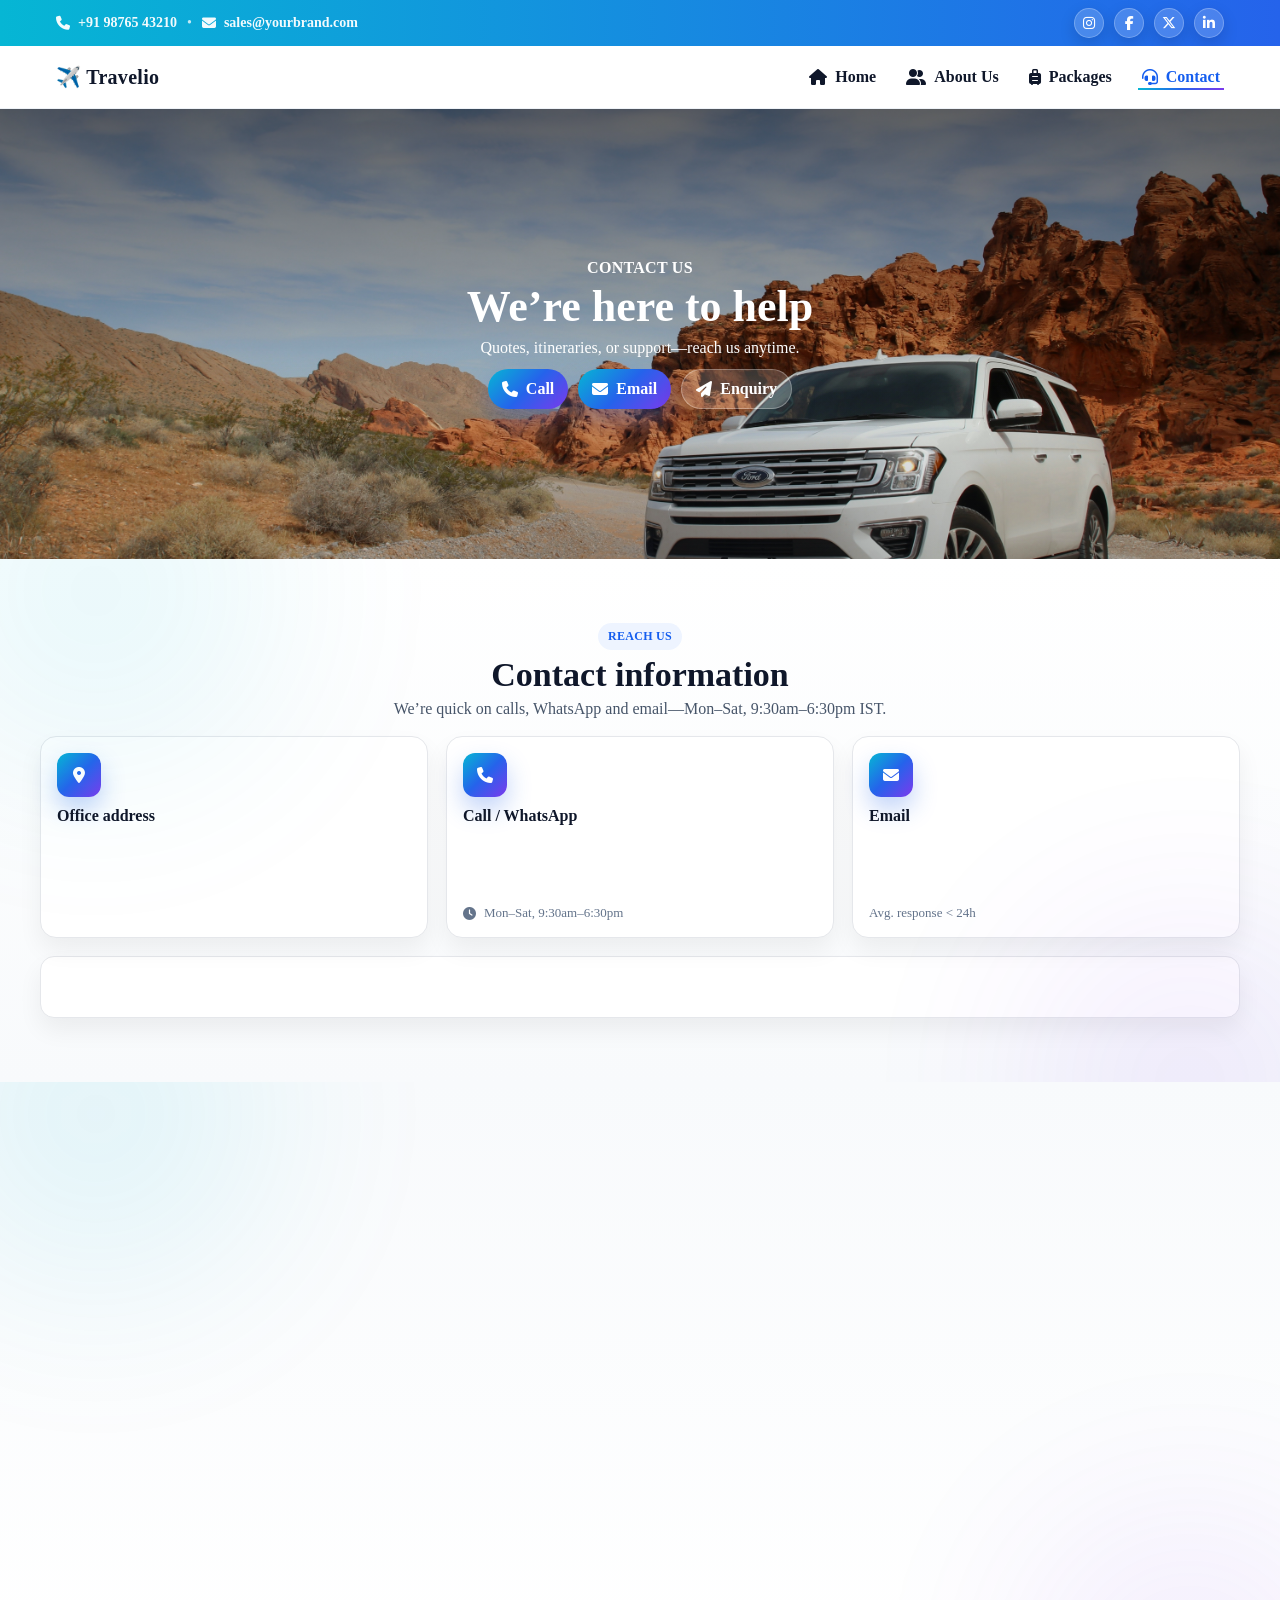
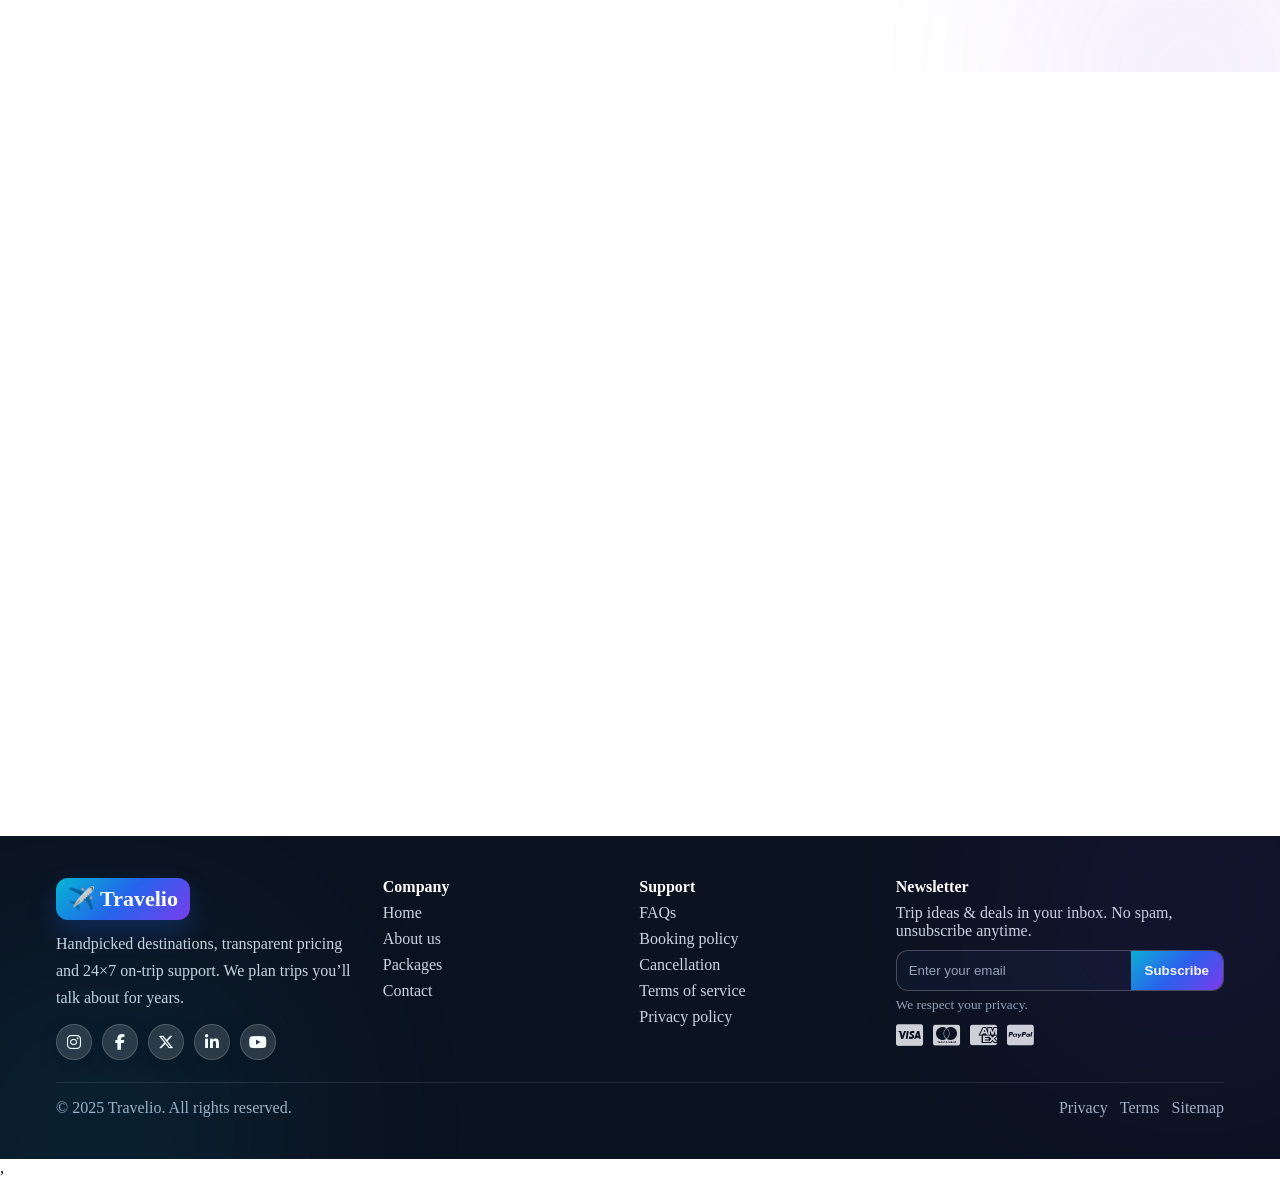
<file: contact-us.html>
<!DOCTYPE html>
<html lang="en">
<head>
    <meta charset="UTF-8">
    <meta name="viewport" content="width=device-width, initial-scale=1.0">
    <title>contact-us</title>
        <link rel="stylesheet" href="https://cdnjs.cloudflare.com/ajax/libs/font-awesome/6.5.0/css/all.min.css">

    <link rel="stylesheet" href="style.css">
     <link rel="stylesheet" href="https://unpkg.com/aos@2.3.4/dist/aos.css">
</head>
<body>
         <!-- Announcement Bar -->
<div class="travel-annbar1" role="region" aria-label="Contact & Social">
  <div class="travel-annbar1__inner">
    <div class="travel-annbar1__left">
      <a class="travel-annbar1__item" href="tel:+919876543210">
        <i class="fa-solid fa-phone"></i> +91 98765 43210
      </a>
      <span class="travel-annbar1__sep">•</span>
      <a class="travel-annbar1__item" href="mailto:sales@yourbrand.com">
        <i class="fa-solid fa-envelope"></i> sales@yourbrand.com
      </a>
    </div>

    <div class="travel-annbar1__right" aria-label="Social links">
      <a class="travel-annbar1__social" href="#" aria-label="Instagram"><i class="fa-brands fa-instagram"></i></a>
      <a class="travel-annbar1__social" href="#" aria-label="Facebook"><i class="fa-brands fa-facebook-f"></i></a>
      <a class="travel-annbar1__social" href="#" aria-label="X (Twitter)"><i class="fa-brands fa-x-twitter"></i></a>
      <a class="travel-annbar1__social" href="#" aria-label="LinkedIn"><i class="fa-brands fa-linkedin-in"></i></a>
    </div>
  </div>
</div>

<!-- Header -->
    <header class="travel-header1" aria-label="Site Header" >
  <div class="travel-header1__inner">
    <a href="index.html" class="travel-header1__logo" aria-label="Brand Home">
      ✈️ Travelio
    </a>

    <!-- Hamburger (mobile) -->
    <button class="travel-header1__hamburger" id="th1-hamburger"
            aria-label="Open menu" aria-controls="th1-nav" aria-expanded="false">
      <span class="travel-header1__hamburger-line"></span>
    </button>

    <!-- Nav (desktop + mobile off-canvas) -->
<nav class="travel-header1__nav" id="th1-nav" aria-label="Primary">
  <ul class="travel-header1__menu">
    <!-- Add aria-current="page" OR class="is-active" on current page -->
    <li>
      <a href="index.html" >
        <i class="fa-solid fa-house" aria-hidden="true"></i><span>Home</span>
      </a>
    </li>
    <li>
      <a href="about-us.html" >
        <i class="fa-solid fa-user-group" aria-hidden="true"></i><span>About&nbsp;Us</span>
      </a>
    </li>
    <li>
      <a href="packages.html">
        <i class="fa-solid fa-suitcase-rolling" aria-hidden="true"></i><span>Packages</span>
      </a>
    </li>
    <li>
      <a href="contact-us.html" class="is-active" aria-current="page">
        <i class="fa-solid fa-headset" aria-hidden="true"></i><span>Contact</span>
      </a>
    </li>
  </ul>
</nav>

  </div>

  <!-- Screen overlay for mobile menu -->
  <div class="travel-header1__overlay" id="th1-overlay" hidden></div>
</header>

<!-- section banner -->
 <section class="contactus-banner" style="--bg:url('/image/sven-d-a4S6KUuLeoM-unsplash.jpg')" aria-label="Contact banner" loading="lazy" decoding="async" data-aos="zoom-in" data-aos-duration="1000">
  <div class="contactus-banner__overlay"></div>

  <div class="contactus-banner__inner">
    <p class="contactus-banner__eyebrow" data-aos="zoom-in" data-aos-duration="1500">Contact us</p>
    <h1 class="contactus-banner__title" data-aos="zoom-in" data-aos-duration="2000">We’re here to help</h1>
    <p class="contactus-banner__sub" data-aos="zoom-in" data-aos-duration="2500">Quotes, itineraries, or support—reach us anytime.</p>

    <div class="contactus-banner__quick">
      <a href="tel:+919876543210" class="contactus-banner__pill">
        <i class="fa-solid fa-phone"></i> Call
      </a>
      <a href="mailto:hello@yourbrand.com" class="contactus-banner__pill">
        <i class="fa-solid fa-envelope"></i> Email
      </a>
      <a href="#contact-form" class="contactus-banner__pill contactus-banner__pill--light">
        <i class="fa-solid fa-paper-plane"></i> Enquiry
      </a>
    </div>
  </div>
</section>

<!-- section 1 -->
 <section class="contactus-section1" aria-labelledby="c1-title">
  <div class="contactus-section1__container">
    <header class="contactus-section1__header" data-aos="zoom-in" data-aos-duration="1000">
      <p class="contactus-section1__eyebrow">Reach us</p>
      <h2 id="c1-title" class="contactus-section1__title">Contact information</h2>
      <p class="contactus-section1__sub">We’re quick on calls, WhatsApp and email—Mon–Sat, 9:30am–6:30pm IST.</p>
    </header>

    <div class="contactus-section1__grid">
      <!-- Address -->
      <article class="contactus-section1__card">
        <div class="contactus-section1__icon"><i class="fa-solid fa-location-dot"></i></div>
        <h3 data-aos="zoom-in" data-aos-duration="1000">Office address</h3>
        <p class="contactus-section1__text" data-aos="zoom-in" data-aos-duration="1500">
          221B, Park Street, Business District,<br>
          New Delhi, 110001, India
        </p>
        <a class="contactus-section1__link" href="https://maps.google.com" target="_blank" rel="noopener" data-aos="zoom-in" data-aos-duration="2000">
          Open in Google Maps →
        </a>
      </article>

      <!-- Call / WhatsApp -->
      <article class="contactus-section1__card">
        <div class="contactus-section1__icon"><i class="fa-solid fa-phone"></i></div>
        <h3 data-aos="zoom-in" data-aos-duration="1000">Call / WhatsApp</h3>
        <ul class="contactus-section1__list">
          <li data-aos="zoom-in" data-aos-duration="1400"><a href="tel:+919876543210">+91 98765 43210</a></li>
          <li data-aos="zoom-in" data-aos-duration="1800"><a href="tel:+911123456789">+91 11 2345 6789</a></li>
          <li data-aos="zoom-in" data-aos-duration="2200"><a href="https://wa.me/919876543210" target="_blank" rel="noopener"><i class="fa-brands fa-whatsapp"></i> Chat on WhatsApp</a></li>
        </ul>
        <p class="contactus-section1__hint"><i class="fa-solid fa-clock"></i> Mon–Sat, 9:30am–6:30pm</p>
      </article>

      <!-- Email / Support -->
      <article class="contactus-section1__card">
        <div class="contactus-section1__icon"><i class="fa-solid fa-envelope"></i></div>
        <h3 data-aos="zoom-in" data-aos-duration="1000">Email</h3>
        <ul class="contactus-section1__list">
          <li data-aos="zoom-in" data-aos-duration="1500"><a href="mailto:sales@yourbrand.com">sales@yourbrand.com</a></li>
          <li data-aos="zoom-in" data-aos-duration="2000"><a href="mailto:support@yourbrand.com">support@yourbrand.com</a></li>
          <li data-aos="zoom-in" data-aos-duration="2500"><a href="mailto:partnerships@yourbrand.com">partnerships@yourbrand.com</a></li>
        </ul>
        <p class="contactus-section1__hint">Avg. response &lt; 24h</p>
      </article>
    </div>

    <!-- Social & Hours strip -->
    <div class="contactus-section1__strip">
      <div class="contactus-section1__hours" data-aos="zoom-in" data-aos-duration="1000">
        <i class="fa-solid fa-calendar-days"></i>
        <span><strong>Business hours:</strong> Mon–Sat, 9:30am–6:30pm IST</span>
      </div>
      <div class="contactus-section1__social" aria-label="Social links" data-aos="zoom-in" data-aos-duration="1500">
        <a href="#" aria-label="Instagram"><i class="fa-brands fa-instagram"></i></a>
        <a href="#" aria-label="Facebook"><i class="fa-brands fa-facebook-f"></i></a>
        <a href="#" aria-label="X"><i class="fa-brands fa-x-twitter"></i></a>
        <a href="#" aria-label="LinkedIn"><i class="fa-brands fa-linkedin-in"></i></a>
      </div>
    </div>
  </div>
</section>

<!-- section 2 -->
<section class="contactus-section2" id="contact-form" aria-labelledby="c2-title">
  <div class="contactus-section2__container">
    <header class="contactus-section2__header" data-aos="zoom-in" data-aos-duration="1000">
      <p class="contactus-section2__eyebrow">Get in touch</p>
      <h2 id="c2-title" class="contactus-section2__title">Send us a message</h2>
      <p class="contactus-section2__sub">We usually reply within 24 hours.</p>
    </header>

    <div class="contactus-section2__wrap" data-aos="zoom-in" data-aos-duration="1500">
      <!-- Form Card -->
      <form class="contactus-section2__form" action="#" method="post" novalidate>
        <div class="contactus-section2__row">
          <!-- Name -->
          <div class="c2-field c2-float" data-aos="zoom-in" data-aos-duration="1800">
            <i class="fa-solid fa-user c2-prefix" aria-hidden="true"></i>
            <input type="text" id="c2-name" name="name" placeholder=" " required>
            <label for="c2-name">Full name</label>
          </div>

          <!-- Email -->
          <div class="c2-field c2-float" data-aos="zoom-in" data-aos-duration="2100">
            <i class="fa-solid fa-envelope c2-prefix" aria-hidden="true"></i>
            <input type="email" id="c2-email" name="email" placeholder=" " required>
            <label for="c2-email">Email address</label>
          </div>

          <!-- Phone -->
          <div class="c2-field c2-float" data-aos="zoom-in" data-aos-duration="2400">
            <i class="fa-solid fa-phone c2-prefix" aria-hidden="true"></i>
            <input type="tel" id="c2-phone" name="phone" placeholder=" " inputmode="tel" pattern="[0-9+\-\s()]{7,}" required>
            <label for="c2-phone">Phone (with country code)</label>
          </div>

          <!-- Topic -->
          <div class="c2-field c2-select" data-aos="zoom-in" data-aos-duration="2800">
            <i class="fa-solid fa-list c2-prefix" aria-hidden="true"></i>
            <select id="c2-topic" name="topic" required>
              <option value="" selected disabled>Choose a topic</option>
              <option>Trip enquiry</option>
              <option>Corporate travel</option>
              <option>Support</option>
              <option>Partnerships</option>
            </select>
            <label for="c2-topic">Topic</label>
            <i class="fa-solid fa-chevron-down c2-suffix" aria-hidden="true"></i>
          </div>

          <!-- Message (full width) -->
          <div class="c2-field c2-float c2-colspan" data-aos="zoom-in" data-aos-duration="3100">
            <i class="fa-solid fa-message c2-prefix" aria-hidden="true"></i>
            <textarea id="c2-message" name="message" rows="5" placeholder=" " required></textarea>
            <label for="c2-message">Your message</label>
          </div>
        </div>

        <div class="contactus-section2__actions" data-aos="zoom-in" data-aos-duration="1500">
          <label class="c2-check">
            <input type="checkbox" name="consent" required>
            <span>I agree to be contacted about my enquiry.</span>
          </label>

          <button type="submit" class="contactus-section2__btn" data-aos="zoom-in" data-aos-duration="1900">
            <i class="fa-solid fa-paper-plane" aria-hidden="true"></i> Send message
          </button>
        </div>

        <p class="contactus-section2__hint" data-aos="zoom-in" data-aos-duration="2500">
          <i class="fa-solid fa-lock" aria-hidden="true"></i>
          We respect your privacy and never share your details.
        </p>
      </form>

      <!-- Side Help (optional) -->
      <aside class="contactus-section2__help" data-aos="zoom-in" data-aos-duration="4000">
        <h3><i class="fa-solid fa-headset"></i>Need quick help?</h3>
        <ul>
          <li><i class="fa-brands fa-whatsapp" aria-hidden="true"></i> <a href="https://wa.me/919876543210" target="_blank" rel="noopener">Chat on WhatsApp</a></li>
          <li><i class="fa-solid fa-phone" aria-hidden="true"></i> <a href="tel:+919876543210">+91 98765 43210</a></li>
          <li><i class="fa-solid fa-envelope" aria-hidden="true"></i> <a href="mailto:support@yourbrand.com">support@yourbrand.com</a></li>
        </ul>
        <p class="contactus-section2__hours"><i class="fa-solid fa-clock"></i> Mon–Sat, 9:30am–6:30pm IST</p>
      </aside>
    </div>
  </div>
</section>

<!-- section 3 -->
 <section class="contactus-section3" aria-labelledby="c3-title" data-aos="zoom-in" data-aos-duration="1000">
  <div class="contactus-section3__container">
    <header class="contactus-section3__header">
      <p class="contactus-section3__eyebrow">Find us</p>
      <!-- <h2 id="c3-title" class="contactus-section3__title">Map </h2> -->
      <p class="contactus-section3__sub">OpenStreetMap </p>
    </header>

    <!-- Controls -->
    <div class="contactus-section3__controls" role="toolbar" aria-label="Map controls">
      <div class="contactus-section3__group">
        <label for="c3-views">Location:</label>
        <select id="c3-views" class="c3-select" aria-label="Choose location">
          <option value="hq" selected>HQ — New Delhi</option>
          <option value="branch">Branch — Mumbai</option>
          <option value="intl">Intl Rep — Dubai</option>
        </select>
      </div>

      <div class="contactus-section3__group">
        <span>Layer:</span>
        <button type="button" class="c3-btn is-active" data-layer="mapnik">Standard</button>
        <button type="button" class="c3-btn" data-layer="cyclemap">Cycling</button>
        <button type="button" class="c3-btn" data-layer="transportmap">Transport</button>
      </div>

      <a id="c3-osm-link" class="c3-link" href="#" target="_blank" rel="noopener">Open full map ↗</a>
    </div>

    <!-- Map iframe (tokenless) -->
    <div class="contactus-section3__mapwrap">
      <iframe id="c3-osm" class="contactus-section3__map" src="" loading="lazy" aria-label="Map"></iframe>
    </div>
  </div>
</section>


<!-- footer section -->
 <footer class="footer-section" aria-labelledby="footer-title">
  <div class="footer-section__inner">
    <h2 id="footer-title" class="footer-section__visuallyhidden">Site Footer</h2>

    <div class="footer-section__grid">
      <!-- Brand -->
      <div class="footer-section__brand">
        <!-- Logo -->
        <!-- <img src="/images/logo-light.svg" alt="YourBrand" class="footer-section__logo"> -->
        <div class="footer-section__logo">✈️ Travelio</div>

        <p class="footer-section__intro">
          Handpicked destinations, transparent pricing and 24×7 on-trip support.
          We plan trips you’ll talk about for years.
        </p>

        <div class="footer-section__social" aria-label="Social media">
          <a href="#" aria-label="Instagram"><i class="fa-brands fa-instagram"></i></a>
          <a href="#" aria-label="Facebook"><i class="fa-brands fa-facebook-f"></i></a>
          <a href="#" aria-label="X (Twitter)"><i class="fa-brands fa-x-twitter"></i></a>
          <a href="#" aria-label="LinkedIn"><i class="fa-brands fa-linkedin-in"></i></a>
          <a href="#" aria-label="YouTube"><i class="fa-brands fa-youtube"></i></a>
        </div>
      </div>

      <!-- Links 1 -->
      <nav class="footer-section__col" aria-label="Company">
        <h3 class="footer-section__heading">Company</h3>
        <ul class="footer-section__list">
            <li><a href="index.html">Home</a></li>
          <li><a href="about-us.html">About us</a></li>
          
          <li><a href="packages.html">Packages</a></li>
          <li><a href="contact-us.html">Contact</a></li>
        </ul>
      </nav>

      <!-- Links 2 -->
      <nav class="footer-section__col" aria-label="Support">
        <h3 class="footer-section__heading">Support</h3>
        <ul class="footer-section__list">
          <li><a href="/faq">FAQs</a></li>
          <li><a href="/booking-policy">Booking policy</a></li>
          <li><a href="/cancellation">Cancellation</a></li>
          <li><a href="/terms">Terms of service</a></li>
          <li><a href="/privacy">Privacy policy</a></li>
        </ul>
      </nav>

      <!-- Newsletter -->
      <div class="footer-section__news">
        <h3 class="footer-section__heading">Newsletter</h3>
        <p class="footer-section__news-text">
          Trip ideas & deals in your inbox. No spam, unsubscribe anytime.
        </p>

        <form class="footer-section__form" action="#" method="post" novalidate>
          <label class="footer-section__field">
            <span class="footer-section__visuallyhidden">Email address</span>
            <input type="email" name="email" placeholder="Enter your email" required>
            <button type="submit" class="footer-section__btn">Subscribe</button>
          </label>
          <small class="footer-section__hint">We respect your privacy.</small>
        </form>

        <div class="footer-section__pay" aria-label="Payment methods">
          <i class="fa-brands fa-cc-visa" aria-hidden="true"></i>
          <i class="fa-brands fa-cc-mastercard" aria-hidden="true"></i>
          <i class="fa-brands fa-cc-amex" aria-hidden="true"></i>
          <i class="fa-brands fa-cc-paypal" aria-hidden="true"></i>
          <!-- Add/remove as needed -->
        </div>
      </div>
    </div>

    <!-- Bottom bar -->
    <div class="footer-section__bar">
      <p>© 2025 Travelio. All rights reserved.</p>
      <ul class="footer-section__barlinks">
        <li><a href="/privacy">Privacy</a></li>
        <li><a href="/terms">Terms</a></li>
        <li><a href="/sitemap.xml">Sitemap</a></li>
      </ul>
    </div>
  </div>
</footer>


<!-- fontawesome js -->
 <link rel="stylesheet" href="https://cdn.jsdelivr.net/npm/@fortawesome/fontawesome-free@6.5.0/css/all.min.css">

,<script src="script.js"></script>
<script src="https://unpkg.com/aos@2.3.4/dist/aos.js"></script>
<script>
  AOS.init({
    duration: 700,          // animation time (ms)
    easing: 'ease-out-quart',
    offset: 80,             
    // once: true,             
    mirror: false           
  });
</script>
</body>
</html>
</file>
<file: style.css>
*{
    margin: 0%;
    padding: 0%;
    box-sizing: border-box;
}

/* ////////////////////////////////////////////////////////////////////////////////////// */
/* ////////////////////////////// Announcement bar //////////////////////////////////////////// */
/* ===== Announcement Bar (travel-annbar1) ===== */
.travel-annbar1{
  background: linear-gradient(90deg, #06b6d4, #2563eb, #7c3aed, #22d3ee);
  background-size: 300% 100%;
  animation: annbarShift 12s ease infinite;
  color: #fff;
  font-size: 14px;
}
@keyframes annbarShift{
  0%{ background-position: 0% 50%; }
  50%{ background-position: 100% 50%; }
  100%{ background-position: 0% 50%; }
}
/* Respect reduced motion */
@media (prefers-reduced-motion: reduce){
  .travel-annbar1{ animation: none; }
}

.travel-annbar1__inner{
  max-width: 1200px;
  margin: 0 auto;
  padding: 8px 16px;
  display: flex;
  align-items: center;
  justify-content: space-between;
  gap: 12px;
}

.travel-annbar1__left{
  display: flex; align-items: center; gap: 10px; flex-wrap: wrap;
}
.travel-annbar1__item{
  display: inline-flex; align-items: center; gap: 8px;
  color: #fff; text-decoration: none; font-weight: 600;
  opacity: .95; transition: opacity .2s ease, transform .2s ease;
}
.travel-annbar1__item:hover{ opacity: 1; transform: translateY(-1px); }
.travel-annbar1__sep{ opacity: .75; }

.travel-annbar1__right{
  display: flex; align-items: center; gap: 10px;
}
.travel-annbar1__social{
  width: 30px; height: 30px; border-radius: 50%;
  display: grid; place-items: center;
  color: #fff; background: rgba(255,255,255,.18);
  border: 1px solid rgba(255,255,255,.25);
  box-shadow: 0 6px 16px rgba(2,6,23,.15);
  transition: transform .2s ease, background .2s ease, color .2s ease;
  text-decoration: none;
}
.travel-annbar1__social:hover{
  transform: translateY(-2px);
  background: rgba(255,255,255,.28);
}

/* ===== Responsive tweaks ===== */
@media (max-width: 768px){
  .travel-annbar1__inner{ flex-direction: column; gap: 6px; padding: 10px 16px; }
  .travel-annbar1__left{ justify-content: center; }
  .travel-annbar1__right{ justify-content: center; }
  .travel-annbar1__sep{ display: none; } /* tighten on narrow screens */
}

/* Optional: when header becomes sticky-shadowed, keep nice separation */
.travel-header1{ border-top: 0; } /* your existing header */


/* /////////////////////////////////////////////////////////////////////////////////////////////////////////// */
/* /////////////////////////// Header ////////////////////////////////////////////////////////////////////////////////// */
/* ===== Base reset bits */
.travel-header1 * { box-sizing: border-box; }
.travel-header1 a { text-decoration: none; }

html, body{
  overflow-x: clip; /* या hidden; clip बेहतर है */
  /* font-family: 'Times New Roman', Times, serif; */
}
/* ===== Header wrapper */
.travel-header1{
  position: sticky; top: 0; z-index: 1000;
  background: #ffffff;
  border-bottom: 1px solid #eef2f7;
  transition: box-shadow .25s ease, backdrop-filter .25s ease, background .25s ease;
}
.travel-header1.is-scrolled{
  background: rgba(255,255,255,.9);
  backdrop-filter: saturate(1.2) blur(6px);
  box-shadow: 0 8px 24px rgba(15,23,42,.08);
}

/* ===== Inner bar */
.travel-header1__inner{
  max-width: 1200px; margin: 0 auto; padding: 12px 16px;
  display: flex; align-items: center; justify-content: space-between; gap: 14px;
}

/* ===== Logo */
.travel-header1__logo{
  font-weight: 900; letter-spacing: .3px; color: #0f172a; font-size: 20px;
  display: inline-flex; align-items: center; gap: 8px;
}
.travel-header1__logo:hover{ opacity: .9; }

/* ===== Desktop nav */
.travel-header1__nav{ /* also used for mobile panel (see media query) */ }
.travel-header1__menu{
  margin: 0; padding: 0; list-style: none;
  display: flex; align-items: center; gap: 22px;
}
.travel-header1__menu a{
  position: relative; display: inline-flex; align-items: center;
  padding: 10px 4px; color: #0f172a; font-weight: 700;
  transition: color .2s ease, transform .2s ease;
}

/* Hover underline (gradient) */
.travel-header1__menu a::after{
  content: ""; position: absolute; left: 0; bottom: 6px; height: 2px; width: 0%;
  background: linear-gradient(90deg,#06b6d4,#2563eb,#7c3aed);
  transition: width .25s ease;
}
.travel-header1__menu a:hover::after{ width: 100%; }

/* Active link (supports aria-current OR .is-active) */
.travel-header1__menu a[aria-current="page"],
.travel-header1__menu a.is-active{
  color: #155eef;
}
.travel-header1__menu a[aria-current="page"]::after,
.travel-header1__menu a.is-active::after{
  width: 100%;
}

/* icons spacing in header menu */
.travel-header1__menu a { gap: 8px; }              /* anchor already inline-flex in your CSS */
.travel-header1__menu a i { font-size: 16px; color: currentColor; line-height: 1; }


/* ===== Hamburger button (hidden on desktop) */
.travel-header1__hamburger{
  position: relative; z-index: 9100;
  width: 44px; height: 44px; border-radius: 10px;
  border: 1px solid #e5e7eb; background: #fff; color: #0f172a;
  display: none; align-items: center; justify-content: center; padding: 0; cursor: pointer;
  transition: box-shadow .2s ease, transform .2s ease, background .2s ease;
}
.travel-header1__hamburger:hover{ box-shadow: 0 8px 18px rgba(2,6,23,.1); }
.travel-header1__hamburger-line,
.travel-header1__hamburger-line::before,
.travel-header1__hamburger-line::after{
  content:""; display:block; width:22px; height:2px; border-radius: 2px; background:#0f172a;
  transition: transform .25s ease, opacity .2s ease, top .25s ease, bottom .25s ease;
  position: relative;
}
.travel-header1__hamburger-line::before{ position:absolute; top:-7px; }
.travel-header1__hamburger-line::after{ position:absolute; bottom:-7px; }

/* When menu is open -> X */
.travel-header1.is-open .travel-header1__hamburger-line{ transform: rotate(45deg); }
.travel-header1.is-open .travel-header1__hamburger-line::before{ top:0; transform: rotate(90deg); }
.travel-header1.is-open .travel-header1__hamburger-line::after{ bottom:0; opacity:0; }

/* ===== Overlay (mobile) */
.travel-header1__overlay{
  position: fixed; inset: 0; background: rgba(2,6,23,.55);
  backdrop-filter: blur(2px);
  z-index: 1050; opacity: 0; pointer-events: none; transition: opacity .25s ease;
}
.travel-header1.is-open .travel-header1__overlay{ opacity: 1; pointer-events: auto; }

/* ===== Mobile panel defaults (desktop view) */
@media (min-width: 992px){
  .travel-header1__hamburger{ display: none; }
}

/* ===== Responsive (tablets/phones) */
@media (max-width: 991.98px){
  .travel-header1__hamburger{ display: inline-flex; }
  .travel-header1__menu{ gap: 0; flex-direction: column; align-items: stretch; }
  .travel-header1__menu li{ border-bottom: 1px solid #eef2f7; }
  .travel-header1__menu a{ padding: 14px 2px; }
  .travel-header1__menu a::after{ left: 12px; right: 12px; width: 0; }

  /* Off-canvas */
  .travel-header1__nav{
    position: fixed; top: 0; right: 0; height: 100vh; width: 300px;
    background: #ffffff; border-left: 1px solid #eef2f7;
    box-shadow: -16px 0 40px rgba(2,6,23,.18);
    transform: translateX(100%); transition: transform .28s ease;
    padding: 86px 16px 16px; z-index: 1100;
    display: flex; flex-direction: column; justify-content: flex-start;
  }
  .travel-header1.is-open .travel-header1__nav{ transform: translateX(0); }

  /* Make active pill for mobile */
  .travel-header1__menu a[aria-current="page"],
  .travel-header1__menu a.is-active{
    background: linear-gradient(90deg,#eef4ff,#f4f7ff);
    border-radius: 10px; padding-left: 12px; color: #155eef;
  }
}

/* /////////////////////////////////////////////////////////////////////////////////////////// */
/* ######################################### hero section 1################################### */
/* Section reset: koi extra gap nahi */
.home-section1{ margin:0 !important; padding:0 !important; }

/* Full-bleed hero: 100vw + container se bahar tak stretch */
.home-section1__hero{
  position:relative;
  width:100%;
  margin-left:calc(50% - 50vw);
  margin-right:calc(50% - 50vw);
  height:clamp(360px, 62vw, 560px);
  background: var(--hero) center/cover no-repeat;
  border-radius: 0 0 50% 50% / 0 0 12% 12%;
  box-shadow: 0 24px 60px rgba(2,6,23,.22);
  isolation:isolate;
}

/* Dark overlay for text readability */
.home-section1__overlay{
  position:absolute; inset:0; border-radius:inherit; pointer-events:none;
  background:
    linear-gradient(180deg, rgba(0,0,0,.45) 0%, rgba(0,0,0,.25) 40%, rgba(0,0,0,0) 70%),
    radial-gradient(120% 70% at 50% 100%, rgba(2,6,23,.25), transparent 60%);
}

/* Inner container: center text only (hero full width hi rahega) */
.home-section1__inner{
  max-width:1200px; margin:0 auto;
  padding: clamp(28px, 8vw, 110px) 16px clamp(24px, 6vw, 60px);
  position:relative; z-index:1; color:#fff; text-align:center;
  display:grid; gap:10px;
}

.home-section1__eyebrow{ text-transform:uppercase; letter-spacing:.28px; font-weight:800; opacity:.95; margin:0; }
.home-section1__title{ font-size:clamp(26px, 5.2vw, 46px); line-height:1.1; margin:0; font-weight:900; }
.home-section1__sub{ margin:0; opacity:.95; }

.home-section1__cta{
  justify-self:center; display:inline-block; color:#fff; text-decoration:none; font-weight:800;
  padding:12px 18px; border-radius:12px;
  background:linear-gradient(135deg,#06b6d4,#2563eb,#7c3aed);
  box-shadow:0 12px 28px rgba(37,99,235,.35);
  transition:transform .2s ease, box-shadow .2s ease;
}
.home-section1__cta:hover{ transform:translateY(-2px); box-shadow:0 16px 36px rgba(37,99,235,.45); }

/* Thumbs strip */
.home-section1__thumbs{
  display:grid; grid-auto-flow:column; gap:12px;
  justify-content:center; align-items:center;
  margin-top:-36px;    /* curve ke upar thoda overlap */
  padding:0 0 18px;
}
.home-section1__thumb{
  width:clamp(62px, 14vw, 100px); height:clamp(62px, 14vw, 100px);
  border-radius:18px; border:3px solid #fff;
  background:var(--img) center/cover no-repeat, #e2e8f0;
  box-shadow:0 12px 26px rgba(2,6,23,.22);
  cursor:pointer; outline:none; appearance:none;
  transition:transform .2s ease, box-shadow .2s ease, border-color .2s ease;
}
.home-section1__thumb:is(:hover,:focus-visible){ transform:translateY(-4px); box-shadow:0 18px 40px rgba(2,6,23,.28); border-color:#a5b4fc; }
.home-section1__thumb.is-active{ border-color:#60a5fa; }

/* Mobile tweaks */
@media (max-width:600px){
  .home-section1__thumbs{ gap:10px; margin-top:-28px; }
}

/* //////////////////////////////////////////////////////////////////////////////////////////////////////// */
/* ############################## homepage section 2 ################################################### */
/* ===== Layout ===== */
.home-section2{ padding:64px 16px; background:linear-gradient(180deg,#f8fafc,#fff); }
.home-section2__container{ max-width:1200px; margin:0 auto; }
.home-section2__grid{
  display:grid; gap:28px;
  grid-template-columns: 1.1fr 1fr;
}
@media (max-width: 980px){
  .home-section2__grid{ grid-template-columns:1fr; }
}

/* ===== Media / collage ===== */
.home-section2__media{ position:relative; min-height:420px; }
.home-section2__img{ position:absolute; border-radius:18px; overflow:hidden; box-shadow:0 18px 38px rgba(2,6,23,.16); }
.home-section2__img img{ width:100%; height:100%; object-fit:cover; display:block; }

/* Big image */
.home-section2__img--main{
  inset:0 22% 12% 0;          /* top right bottom left */
}
.home-section2__img--main::before{
  content:""; position:absolute; inset:0; pointer-events:none; border-radius:inherit;
  /* Half-arc glow from top (looks premium) */
  background:
    radial-gradient(120% 85% at 50% -5%, rgba(6,182,212,.35), rgba(37,99,235,.28) 30%, rgba(124,58,237,.22) 58%, transparent 60%),
    linear-gradient(180deg, rgba(0,0,0,.25), rgba(0,0,0,0) 55%);
  mix-blend-mode: screen;
}

/* Small image */
.home-section2__img--side{
  width:48%; height:48%;
  right:0; bottom:0;
  transform: translateY(8%);
}
.home-section2__img--side::before{
  content:""; position:absolute; inset:0; pointer-events:none; border-radius:inherit;
  /* Diagonal sheen */
  background: conic-gradient(from 210deg at 100% 0%, rgba(255,255,255,.38), rgba(255,255,255,0) 40%);
  mix-blend-mode: screen;
}

/* Floating sticker */
.home-section2__sticker{
  position:absolute; left:12px; bottom:-16px;
  background:linear-gradient(135deg,#06b6d4,#2563eb,#7c3aed);
  color:#fff; padding:12px 16px; border-radius:14px; box-shadow:0 16px 32px rgba(37,99,235,.35);
}
.home-section2__sticker span{ display:block; font-weight:900; font-size:18px; letter-spacing:.3px; }
.home-section2__sticker small{ opacity:.9; }

/* ===== Content ===== */
.home-section2__content{ align-self:center; }
.home-section2__eyebrow{
  color:#155eef; text-transform:uppercase; font-weight:800; letter-spacing:.28px; margin:0 0 6px;
}
.home-section2__title{
  margin:0 0 10px; color:#0f172a; font-weight:900; font-size: clamp(22px, 3.6vw, 34px);
}
.home-section2__lead{ margin:0 0 10px; color:#475569; }
.home-section2__points{
  margin:12px 0 16px; padding-left:0; list-style:none; color:#334155; display:grid; gap:8px;
}

/* Stats */
.home-section2__stats{
  display:grid; grid-template-columns: repeat(3, minmax(0,1fr));
  gap:14px; margin:10px 0 16px;
}
.home-section2__stats div{
  background:#fff; border:1px solid #e5e7eb; border-radius:12px; padding:12px;
  text-align:center; box-shadow:0 10px 22px rgba(2,6,23,.06);
}
.home-section2__stats strong{ display:block; font-size:20px; color:#0f172a; }
.home-section2__stats span{ color:#64748b; font-size:14px; }
@media (max-width:640px){
  .home-section2__stats{ grid-template-columns:1fr; }
}

/* CTAs */
.home-section2__ctas{ display:flex; gap:12px; flex-wrap:wrap; align-items:center; }
.home-section2__btn{
  display:inline-block; background:linear-gradient(135deg,#06b6d4,#2563eb,#7c3aed);
  color:#fff; text-decoration:none; font-weight:800; border-radius:12px; padding:10px 16px;
  box-shadow:0 12px 24px rgba(37,99,235,.28);
  transition:transform .2s ease, box-shadow .2s ease;
}
.home-section2__btn:hover{ transform:translateY(-2px); box-shadow:0 16px 32px rgba(37,99,235,.36); }
.home-section2__link{ color:#155eef; font-weight:800; text-underline-offset:3px; }
.home-section2__link:hover{ text-decoration:underline; }

/* Mobile spacing tweaks */
@media (max-width:980px){
  .home-section2__media{ min-height:360px; }
  .home-section2__img--main{ inset:0 8% 26% 0; }
  .home-section2__img--side{ width:52%; height:52%; }
}

/* //////////////////////////////////////////////////////////////////////////////////////////////////////////// */
/* ################################# section 3 homepage ####################################### */
/* Base */
.home-section3{ padding:64px 16px; background:linear-gradient(180deg,#fff,#f8fafc); }
.home-section3__container{ max-width:1200px; margin:0 auto; }

/* Header */
.home-section3__header{ text-align:center; max-width:820px; margin:0 auto 18px; }
.home-section3__eyebrow{ color:#155eef; font-weight:800; text-transform:uppercase; letter-spacing:.25px; margin:0 0 6px; }
.home-section3__title{ margin:0 0 6px; font-size:clamp(22px,3.4vw,32px); font-weight:900; color:#0f172a; }
.home-section3__sub{ margin:0; color:#475569; }

/* Grid */
.home-section3__grid{
  display:grid; gap:18px; margin-top:18px;
  grid-template-columns: repeat(4, minmax(0,1fr));
}
@media (max-width: 1100px){ .home-section3__grid{ grid-template-columns: repeat(3,1fr); } }
@media (max-width: 820px){ .home-section3__grid{ grid-template-columns: repeat(2,1fr); } }
@media (max-width: 560px){ .home-section3__grid{ grid-template-columns: 1fr; } }

/* Card */
.home-section3__card{
  background:#ffffff; border:1px solid #e5e7eb; border-radius:16px; overflow:hidden;
  box-shadow:0 12px 26px rgba(2,6,23,.06);
  display:flex; flex-direction:column; transition:transform .2s ease, box-shadow .2s ease, border-color .2s ease;
}
.home-section3__card:hover{
  transform: translateY(-6px);
  box-shadow:0 18px 40px rgba(2,6,23,.12);
  border-color: rgba(21,94,239,.35);
}

/* Media */
.home-section3__media{ position:relative; aspect-ratio:16/9; background:#f1f5f9; }
.home-section3__media img{ width:100%; height:100%; object-fit:cover; display:block; }
.home-section3__badge{
  position:absolute; left:12px; top:12px;
  background: linear-gradient(135deg,#06b6d4,#2563eb,#7c3aed);
  color:#fff; font-weight:800; font-size:12px; padding:6px 10px; border-radius:999px;
  box-shadow:0 10px 18px rgba(37,99,235,.28);
}

/* Body */
.home-section3__body{ padding:14px; display:grid; gap:10px; }
.home-section3__name{ margin:0; font-size:18px; font-weight:900; color:#0f172a; }

.home-section3__tags{ margin:0; display:flex; flex-wrap:wrap; gap:8px; }
.home-section3__tags span{
  background:#f1f5ff; color:#155eef; border:1px solid #e5e7ff;
  padding:4px 8px; border-radius:999px; font-size:12px; font-weight:700;
}

/* Fares */
.home-section3__fare{ margin:2px 0 4px; display:grid; gap:8px; }
.home-section3__fare > div{
  display:flex; align-items:center; justify-content:space-between;
  background:#f8fafc; border:1px solid #eef2f7; border-radius:10px; padding:8px 10px;
}
.home-section3__fare dt{ color:#475569; font-weight:700; }
.home-section3__fare dd{ margin:0; color:#0f172a; font-weight:900; }

/* CTA */
.home-section3__cta{ display:flex; align-items:center; gap:10px; }
.home-section3__btn{
  display:inline-block; background:linear-gradient(135deg,#06b6d4,#2563eb,#7c3aed);
  color:#fff; text-decoration:none; font-weight:800; border-radius:10px; padding:10px 14px;
  box-shadow:0 10px 20px rgba(37,99,235,.28); transition:transform .2s ease, box-shadow .2s ease;
}
.home-section3__btn:hover{ transform:translateY(-2px); box-shadow:0 14px 26px rgba(37,99,235,.36); }
.home-section3__link{ color:#155eef; font-weight:800; text-underline-offset:3px; }
.home-section3__link:hover{ text-decoration:underline; }

/* Note */
.home-section3__note{ text-align:center; color:#64748b; font-size:14px; margin-top:12px; }

/* ///////////////////////////////////////////////////////////// */
/* ################ section 3.1 homepage ######################################3 */
/* Container reuse */
.home-section3__compare { padding: 14px 0 0; }
.home-section3__container { max-width: 1200px; margin: 0 auto; }

/* Head */
.home-section3__compare-head { text-align:center; margin-bottom: 12px; }
.home-section3__compare-head h3{
  margin:0 0 6px; font-size: clamp(18px, 2.8vw, 24px); font-weight: 900; color:#0f172a;
}
.home-section3__compare-head p{ margin:0; color:#475569; }

/* Grid of columns */
.home-section3__cmp-grid{
  display:grid; gap:14px;
  grid-template-columns: repeat(4, minmax(0,1fr));
  padding: 2%;
}
@media (max-width: 1100px){ .home-section3__cmp-grid{ grid-template-columns: repeat(3,1fr); } }
@media (max-width: 820px){ .home-section3__cmp-grid{ grid-template-columns: repeat(2,1fr); } }
@media (max-width: 560px){ .home-section3__cmp-grid{ grid-template-columns: 1fr; } }

/* Column card */
.home-section3__cmp-col{
  background:#ffffff; border:1px solid #e5e7eb; border-radius:16px; overflow:hidden;
  box-shadow:0 10px 24px rgba(2,6,23,.06);
  transition: transform .2s ease, box-shadow .2s ease, border-color .2s ease;
}
.home-section3__cmp-col:hover{
  transform: translateY(-4px);
  box-shadow:0 16px 36px rgba(2,6,23,.12);
  border-color: rgba(21,94,239,.35);
}

/* Top (name + image) */
.home-section3__cmp-top{ position:relative; }
.home-section3__cmp-top img{ width:100%; height:150px; object-fit:cover; display:block; }
.home-section3__cmp-top h4{
  position:absolute; left:12px; bottom:10px; margin:0;
  color:#fff; font-weight:900; text-shadow:0 4px 14px rgba(0,0,0,.35);
}
.home-section3__tag{
  position:absolute; right:10px; top:10px;
  background: linear-gradient(135deg,#06b6d4,#2563eb,#7c3aed);
  color:#fff; border-radius:999px; padding:6px 10px; font-size:12px; font-weight:800;
  box-shadow:0 10px 18px rgba(37,99,235,.28);
}

/* Spec list */
.home-section3__cmp-specs{ margin:0; padding:12px; display:grid; gap:10px; }
.home-section3__cmp-specs > div{
  display:grid; grid-template-columns: 1.2fr 1fr; align-items:center; gap:10px;
  background:#f8fafc; border:1px solid #eef2f7; padding:8px 10px; border-radius:10px;
}
.home-section3__cmp-specs dt{ color:#475569; font-weight:700; }
.home-section3__cmp-specs dd{ margin:0; color:#0f172a; font-weight:900; display:flex; gap:8px; align-items:center; justify-content:flex-end; }

/* Bars for visual compare */
.home-section3__cmp-specs .has-bar{ position:relative; padding-bottom:12px; }
.home-section3__bar{
  position:absolute; left:10px; right:10px; bottom:6px; height:6px; border-radius:6px;
  background:#e5e7eb; overflow:hidden;
}
.home-section3__bar::after{
  content:""; display:block; height:100%; width:var(--bar, 50%);
  background: linear-gradient(90deg,#06b6d4,#2563eb,#7c3aed);
  border-radius:inherit; box-shadow:0 4px 10px rgba(37,99,235,.25);
}

/* Chips */
.chip{
  display:inline-block; font-size:11px; font-weight:800; color:#155eef;
  background:#eef4ff; border:1px solid #e0eaff; padding:2px 8px; border-radius:999px;
}
.chip--best{ color:#0f5132; background:#d1fae5; border-color:#bbf7d0; }

/* Overall highlight (optional) */
.home-section3__cmp-col.is-best-overall{
  border-color:#60a5fa;
  box-shadow:0 16px 40px rgba(37,99,235,.18);
}

/* Note */
.home-section3__compare-note{
  text-align:center; color:#64748b; font-size:13px; margin:8px 0 0;
}

/* //////////////////////////////////////////////////////////////////////////////////////////////////////// */
/* ################################# section 4 home page ############################################ */
/* Section */
.home-section4{ padding:64px 16px; background:linear-gradient(180deg,#f8fafc,#fff); }
.home-section4__container{ max-width:1200px; margin:0 auto; }

/* Header */
.home-section4__header{ text-align:center; max-width:820px; margin:0 auto 20px; }
.home-section4__eyebrow{ color:#155eef; text-transform:uppercase; font-weight:800; letter-spacing:.28px; margin:0 0 6px; }
.home-section4__title{ margin:0 0 6px; font-size:clamp(22px,3.6vw,34px); font-weight:900; color:#0f172a; }
.home-section4__lead{ margin:0; color:#475569; }

/* Grid */
.home-section4__grid{
  display:grid; gap:20px; margin-top:16px;
  grid-template-columns: 1.15fr 1fr;
}
@media (max-width: 960px){ .home-section4__grid{ grid-template-columns:1fr; } }

/* Reviews slider */
.home-section4__reviews{
  position:relative; background:#0b1220; border-radius:18px; padding:18px;
  overflow:hidden; box-shadow:0 16px 36px rgba(2,6,23,.18);
}
.home-section4__reviews::before,
.home-section4__reviews::after{
  content:""; position:absolute; filter:blur(90px); opacity:.35; pointer-events:none;
}
.home-section4__reviews::before{
  width:50%; height:50%; left:-10%; top:-10%;
  background:radial-gradient(closest-side, rgba(6,182,212,.55), transparent 60%);
}
.home-section4__reviews::after{
  width:50%; height:50%; right:-15%; bottom:-20%;
  background:radial-gradient(closest-side, rgba(124,58,237,.55), transparent 60%);
}

.home-section4__review{
  display:none; color:#e5e7eb; min-height:190px;
}
.home-section4__review.is-active{ display:block; animation: hs4Fade .35s ease; }
@keyframes hs4Fade{ from{ opacity:0; transform:translateY(6px);} to{ opacity:1; transform:none;} }

.home-section4__stars{ color:#fbbf24; letter-spacing:2px; font-size:18px; }
.home-section4__quote{ margin:8px 0 12px; color:#cbd5e1; line-height:1.6; }
.home-section4__person{ display:flex; align-items:center; gap:10px; }
.home-section4__person img{ width:40px; height:40px; object-fit:cover; border-radius:50%; border:2px solid #1f2937; }
.home-section4__person strong{ color:#fff; display:block; }
.home-section4__person span{ color:#a3b2c7; font-size:13px; }

/* Dots */
.home-section4__dots{
  display:flex; gap:8px; align-items:center; justify-content:center;
  margin-top:12px;
}
.home-section4__dots button{
  width:10px; height:10px; border-radius:999px; border:0; cursor:pointer;
  background:#64748b; opacity:.6; transition:transform .2s ease, opacity .2s ease, background .2s ease;
}
.home-section4__dots button:hover{ transform:translateY(-2px); opacity:1; }
.home-section4__dots .is-active{ background:#60a5fa; opacity:1; }

/* FAQ */
.home-section4__faq{
  background:#ffffff; border:1px solid #e5e7eb; border-radius:18px; padding:16px;
  box-shadow:0 12px 28px rgba(2,6,23,.06);
}
.home-section4__item{
  border:1px solid #eef2f7; border-radius:12px; padding:10px 12px; background:#f8fafc; margin-bottom:10px;
}
.home-section4__item:last-child{ margin-bottom:0; }
.home-section4__item > summary{
  cursor:pointer; list-style:none; font-weight:800; color:#0f172a;
  display:flex; align-items:center; justify-content:space-between; gap:10px;
}
.home-section4__item > summary::-webkit-details-marker{ display:none; }
.home-section4__item[open] > summary{ color:#155eef; }
.home-section4__item > div{ color:#475569; padding-top:8px; }

.home-section4__cta{
  display:inline-block; margin-top:12px; background:linear-gradient(135deg,#06b6d4,#2563eb,#7c3aed);
  color:#fff; text-decoration:none; font-weight:800; border-radius:12px; padding:10px 14px;
  box-shadow:0 10px 22px rgba(37,99,235,.28);
  transition:transform .2s ease, box-shadow .2s ease;
}
.home-section4__cta:hover{ transform:translateY(-2px); box-shadow:0 14px 28px rgba(37,99,235,.36); }

/* ///////////////////////////////////////////////////////////////////////////////////////////////////////////////////// */
/* ########################################## home page section 5 ########################################## */
/* Section shell */
.home-section5{
  background: linear-gradient(180deg,#f6f7fb,#ffffff);
  padding: 56px 16px;
}
.home-section5__container{ max-width: 1200px; margin: 0 auto; }

/* Header */
.home-section5__header{ text-align:center; margin-bottom: 16px; }
.home-section5__eyebrow{
  margin:0 0 6px; color:#e11d48; font-weight:900; text-transform:uppercase; letter-spacing:.28px;
}
.home-section5__title{
  margin:0; color:#0f172a; font-weight:900; font-size: clamp(22px,3.6vw,34px);
}

/* Grid */
.home-section5__grid{
  display:grid; gap:35px; margin-top: 12px;
  grid-template-columns: repeat(3,minmax(0,1fr));
}
@media (max-width: 1024px){ .home-section5__grid{ grid-template-columns: repeat(2,1fr); } }
@media (max-width: 640px){ .home-section5__grid{ grid-template-columns: 1fr; } }

/* Card */
.hs5-card{
  position:relative; background:#fff; border:2px solid #f87171; border-radius:14px;
  padding: 42px 20px 28px; /* extra top space for badge overlap */
  box-shadow: 0 12px 28px rgba(2,6,23,.06);
  transition: transform .2s ease, box-shadow .2s ease, border-color .2s ease;
}
.hs5-card:hover{
  transform: translateY(-4px);
  box-shadow: 0 18px 40px rgba(2,6,23,.12);
  border-color: #ef4444;
}

/* Badge with ribbon tabs */
.hs5-badge{
  position:absolute; left:50%; top:0; transform: translate(-50%,-50%);
  height:56px; min-width:110px; padding:0 20px; border-radius:18px;
  background: linear-gradient(180deg,#ef4444,#dc2626);
  display:flex; align-items:center; justify-content:center; color:#fff; font-size:22px;
  box-shadow: 0 18px 32px rgba(220,38,38,.35);
}
.hs5-badge::before,
.hs5-badge::after{
  content:""; position:absolute; top:10px; width:34px; height:14px; border-radius:6px;
  background:#9f1c1c; transform: rotate(-8deg);
}
.hs5-badge::before{ left:-22px; }
.hs5-badge::after{ right:-22px; transform: rotate(8deg); }

/* Body */
.hs5-body h3{ margin:0 0 8px; color:#0f172a; font-size:18px; font-weight:900; }
.hs5-body p{ margin:0; color:#334155; line-height:1.6; }

/* Bottom foot (little pill) */
.hs5-foot{
  position:absolute; left:50%; bottom:-10px; transform: translateX(-50%);
  width:74px; height:12px; border-radius:999px;
  background: radial-gradient(50% 120% at 50% 0%, #ef4444, rgba(239,68,68,.2));
  box-shadow: 0 8px 18px rgba(239,68,68,.35);
}

/* Icon sizing inside badge (Font Awesome) */
.hs5-badge i{ font-size: 22px; }

/* Slight breathing on small screens */
@media (max-width: 640px){
  .hs5-card{ padding: 46px 16px 30px; }
  .hs5-badge{ height:52px; min-width:100px; }
}

/* ////////////////////////////////////////////////////////////////////////////////////////////////////////////////////////// */
/* //////////////////////////////////// about us section 1 ////////////////////////////////////////////// */
/* ===== Banner (50vh) ===== */
/* About banner (50vh) — overlay + responsive fix */
.aboutus-banner{
  position: relative;
  min-height: 50vh;
  width: 100%;                 /* 100% to avoid 100vw scrollbars */
  background: var(--bg) center/cover no-repeat;
  display: grid;
  place-items: center;
  overflow: hidden;            /* Hides any spill on small screens */
}

.aboutus-banner__overlay{
  position: absolute;
  inset: 0;
  pointer-events: none;
  /* Soft dark overlay + bottom glow for text readability */
  background:
    linear-gradient(180deg, rgba(0,0,0,.55) 0%, rgba(0,0,0,.25) 45%, rgba(0,0,0,0) 70%),
    radial-gradient(120% 80% at 50% 100%, rgba(2,6,23,.30), transparent 60%);
}

.aboutus-banner__inner{
  position: relative; z-index: 1; color: #fff; text-align: center;
  padding: clamp(16px, 4vw, 28px);
  max-width: 960px;
  margin: 0 16px;              /* safe side padding on mobile */
}

.aboutus-banner__eyebrow{
  margin: 0 0 6px;
  text-transform: uppercase; letter-spacing: .28px; font-weight: 800; opacity: .9;
}
.aboutus-banner__title{
  margin: 0;
  font-weight: 900;
  font-size: clamp(26px, 5vw, 44px);
  line-height: 1.1;
  word-break: break-word;      /* prevent overflow on small widths */
  hyphens: auto;
}
.aboutus-banner__sub{ margin: 8px 0 0; opacity: .95; }

/* Small-screen tweak: thoda zyada height allow */
@media (max-width: 600px){
  .aboutus-banner{ min-height: 56vh; }
}

/* ///////////////////////////////////////////////////////////////////////////////////////////////////////////////////////// */
/* //////////////////////////////////////////// about us section 1 //////////////////////////////////////////////////////// */
/* ====== ABOUT v2 (scoped) ====== */
.aboutus-section1--v2{ background:linear-gradient(180deg,#ffffff,#f8fafc); padding:64px 16px; }
.aus1v2__container{ max-width:1200px; margin:0 auto; }

/* Layout */
.aus1v2__grid{
  display:grid; gap:28px;
  grid-template-columns: 1.05fr 1fr;
}
@media (max-width:980px){ .aus1v2__grid{ grid-template-columns:1fr; } }

/* Left content */
.aus1v2__eyebrow{ margin:0 0 6px; color:#155eef; text-transform:uppercase; letter-spacing:.28px; font-weight:800; }
.aus1v2__title{ margin:0 0 10px; color:#0f172a; font-weight:900; font-size:clamp(22px,3.6vw,34px); }
.aus1v2__lead{ margin:0 0 12px; color:#475569; }
.aus1v2__list{ margin:10px 0 16px; padding:0; list-style:none; color:#334155; display:grid; gap:8px; }
.aus1v2__list li{ position:relative; padding-left:18px; }
.aus1v2__list li::before{
  content:""; position:absolute; left:0; top:.6em; width:8px; height:8px; border-radius:50%;
  background:linear-gradient(135deg,#06b6d4,#2563eb,#7c3aed);
}
.aus1v2__ctas{ display:flex; gap:12px; flex-wrap:wrap; align-items:center; }
.aus1v2__btn{
  display:inline-block; background:linear-gradient(135deg,#06b6d4,#2563eb,#7c3aed);
  color:#fff; text-decoration:none; font-weight:800; border-radius:12px; padding:10px 16px;
  box-shadow:0 12px 24px rgba(37,99,235,.28); transition:transform .2s ease, box-shadow .2s ease;
}
.aus1v2__btn:hover{ transform:translateY(-2px); box-shadow:0 16px 32px rgba(37,99,235,.36); }
.aus1v2__link{ color:#155eef; font-weight:800; text-underline-offset:3px; }
.aus1v2__link:hover{ text-decoration:underline; }

/* Right visual */
.aus1v2__visual{ position:relative; min-height:440px; }
.aus1v2__circle{
  position:absolute; inset:0 10% 0 0; margin:auto; width:auto; height:auto;
  display:grid; place-items:center;
}
.aus1v2__circle::before{
  /* Glow ring behind the circle */
  content:""; position:absolute; inset:0; margin:auto; width:78%; aspect-ratio:1/1; border-radius:50%;
  background:radial-gradient(closest-side, rgba(6,182,212,.35), rgba(37,99,235,.30) 40%, rgba(124,58,237,.25) 65%, transparent 68%);
  filter: blur(6px);
}
.aus1v2__circle img{
  width:70%; aspect-ratio:1/1; object-fit:cover; border-radius:50%;
  box-shadow:0 22px 48px rgba(2,6,23,.18);
}

/* Mini floating cards */
.aus1v2__mini{
  position:absolute; width:44%; max-width:280px; border-radius:16px; overflow:hidden;
  background:#fff; border:1px solid #e5e7eb; box-shadow:0 14px 32px rgba(2,6,23,.12);
}
.aus1v2__mini img{ width:100%; height:150px; object-fit:cover; display:block; }
.aus1v2__mini figcaption{ padding:8px 10px; font-weight:700; color:#0f172a; }
.aus1v2__mini--top{ right:0; top:6%; transform: rotate(2.5deg); }
.aus1v2__mini--bottom{ right:-2%; bottom:0; transform: translateY(8%) rotate(-2deg); }

/* Floating badges */
.aus1v2__badge{
  position:absolute; left:6%; top:10%;
  background:#0b1220; color:#e5e7eb; border:1px solid #23324a; border-radius:999px;
  padding:8px 12px; font-weight:800; box-shadow:0 12px 28px rgba(2,6,23,.28);
}
.aus1v2__badge--rating{ left:auto; right:10%; top:auto; bottom:14%; }

/* Bottom stats strip */
.aus1v2__strip{
  margin-top:18px; display:grid; gap:14px; grid-template-columns:repeat(3, minmax(0,1fr));
}
.aus1v2__strip > div{
  background:#fff; border:1px solid #e5e7eb; border-radius:12px; padding:12px;
  text-align:center; box-shadow:0 10px 22px rgba(2,6,23,.06);
}
.aus1v2__strip strong{ display:block; font-size:20px; color:#0f172a; }
.aus1v2__strip span{ color:#64748b; font-size:14px; }
@media (max-width:640px){ .aus1v2__strip{ grid-template-columns:1fr; } }

/* Small screen tweaks */
@media (max-width:980px){
  .aus1v2__visual{ min-height:520px; }
  .aus1v2__circle img{ width:78%; }
  .aus1v2__mini--top{ right:4%; }
  .aus1v2__mini--bottom{ right:2%; }
}

/* ////////////////////////////////////////////////////////////////////////////////////////////////////////////////////// */
/* //////////////////////////////////// aboutus section 2 ///////////////////////////////////// */
/* ===== Our Mission (aboutus-section2) ===== */
.aboutus-section2{
  position: relative; overflow: hidden;
  background: linear-gradient(180deg,#f8fafc,#ffffff);
  padding: 64px 16px;
}
.aboutus-section2::before,
.aboutus-section2::after{
  content:""; position:absolute; pointer-events:none; filter:blur(90px); opacity:.35;
}
.aboutus-section2::before{
  width:55vw; height:55vw; left:-20vw; top:-25vw;
  background: radial-gradient(closest-side, rgba(6,182,212,.55), transparent 65%);
}
.aboutus-section2::after{
  width:50vw; height:50vw; right:-18vw; bottom:-25vw;
  background: radial-gradient(closest-side, rgba(124,58,237,.50), transparent 65%);
}

/* Container */
.aboutus-section2__container{ max-width:1200px; margin:0 auto; }

/* Header */
.aboutus-section2__header{ text-align:center; max-width:900px; margin:0 auto 16px; }
.aboutus-section2__eyebrow{
  display:inline-block; margin-bottom:6px; padding:6px 10px; border-radius:999px;
  background:#eef4ff; color:#155eef; font-weight:900; letter-spacing:.28px; text-transform:uppercase; font-size:12px;
}
.aboutus-section2__title{ margin:0 0 6px; font-size:clamp(22px,3.6vw,34px); color:#0f172a; font-weight:900; }
.aboutus-section2__lead{ margin:0; color:#475569; }

/* Grid */
.aboutus-section2__grid{
  display: grid; gap: 20px; margin-top: 18px;
  grid-template-columns: 1.1fr 0.9fr;
}
@media (max-width: 980px){ .aboutus-section2__grid{ grid-template-columns:1fr; } }

/* Left content */
.aboutus-section2__content{ align-self:center; }
.aboutus-section2__para{ margin:0 0 12px; color:#334155; line-height:1.7; }

.aboutus-section2__pillars{ list-style:none; margin:0; padding:0; display:grid; gap:12px; }
.aboutus-section2__pillar{
  display:grid; grid-template-columns: 48px 1fr; gap:12px;
  background:#ffffff; border:1px solid #e5e7eb; border-radius:14px; padding:12px;
  box-shadow:0 10px 22px rgba(2,6,23,.06);
}
.aboutus-section2__icon{
  height:48px; width:48px; display:grid; place-items:center; border-radius:12px;
  background: linear-gradient(135deg,#06b6d4,#2563eb,#7c3aed); color:#fff;
  box-shadow:0 10px 22px rgba(37,99,235,.25);
}
.aboutus-section2__pillar h3{ margin:2px 0 6px; font-size:16px; color:#0f172a; font-weight:900; }
.aboutus-section2__pillar p{ margin:0; color:#475569; }

/* Right highlight card */
.aboutus-section2__highlight{
  position:relative; background:#0b1220; color:#e5e7eb;
  border:1px solid #24324a; border-radius:18px; padding:18px;
  box-shadow:0 16px 36px rgba(2,6,23,.22); overflow:hidden;
}
.aboutus-section2__highlight::before{
  content:""; position:absolute; inset:auto auto -20% -20%;
  width:80%; height:80%; transform: rotate(12deg);
  background: radial-gradient(closest-side, rgba(6,182,212,.35), transparent 60%);
  filter: blur(80px); opacity:.35;
}
.aboutus-section2__tag{
  display:inline-flex; align-items:center; gap:8px;
  background:#111827; border:1px solid #23324a; color:#cbd5e1;
  padding:6px 10px; border-radius:999px; font-weight:800; margin-bottom:10px;
}
.aboutus-section2__tag i{ color:#60a5fa; }

.aboutus-section2__quote{
  margin:0 0 12px; font-size:18px; line-height:1.6; color:#d1d5db;
}
.aboutus-section2__stats{
  display:grid; grid-template-columns: repeat(3, minmax(0,1fr)); gap:10px; margin:10px 0 14px;
}
.aboutus-section2__stats > div{
  background:#0f172a; border:1px solid #23324a; border-radius:12px; padding:10px; text-align:center;
}
.aboutus-section2__stats strong{ display:block; color:#fff; font-size:18px; }
.aboutus-section2__stats span{ color:#a3b2c7; font-size:13px; }

.aboutus-section2__btn{
  display:inline-block; background:linear-gradient(135deg,#06b6d4,#2563eb,#7c3aed);
  color:#fff; text-decoration:none; font-weight:800; border-radius:12px; padding:10px 14px;
  box-shadow:0 12px 24px rgba(37,99,235,.28); transition:transform .2s ease, box-shadow .2s ease;
}
.aboutus-section2__btn:hover{ transform:translateY(-2px); box-shadow:0 16px 32px rgba(37,99,235,.36); }

/* Small tweaks */
@media (max-width:640px){
  .aboutus-section2__stats{ grid-template-columns:1fr; }
}

/* ///////////////////////////////////////////////////////////////////////////////////////////////////////////////////// */
/* ///////////////////////////////// about us section 3 ///////////////////////////////////////////////////////// */
/* ===== Our Vision (aboutus-section3) ===== */
.aboutus-section3{
  position:relative; overflow:hidden;
  background: linear-gradient(180deg,#ffffff,#f8fafc);
  padding:64px 16px;
}
.aboutus-section3__container{ max-width:1200px; margin:0 auto; }

/* Grid */
.aboutus-section3__grid{
  display:grid; gap:24px;
  grid-template-columns: 1.05fr 1fr; /* image | copy */
  align-items:center;
}
@media (max-width: 980px){
  .aboutus-section3__grid{ grid-template-columns:1fr; }
}

/* Media (left) */
.aboutus-section3__media{
  position:relative; border-radius:22px; overflow:hidden;
  min-height:420px; display:block; margin:0;
  box-shadow:0 18px 38px rgba(2,6,23,.14);
}
.aboutus-section3__media img{
  width:100%; height:100%; object-fit:cover; display:block;
}

/* Decorative gradient ring + soft overlay */
.aboutus-section3__media::before{
  content:""; position:absolute; inset:-10%;
  border-radius:28px; pointer-events:none;
  background:
    radial-gradient(120% 90% at 20% 0%, rgba(6,182,212,.28), transparent 60%),
    radial-gradient(120% 90% at 100% 100%, rgba(124,58,237,.22), transparent 60%);
  mix-blend-mode:screen; filter:blur(2px);
}
.aboutus-section3__media::after{
  content:""; position:absolute; inset:0; pointer-events:none;
  background: linear-gradient(180deg, rgba(0,0,0,.18), rgba(0,0,0,0) 55%);
}

/* Tag pill */
.aboutus-section3__tag{
  position:absolute; left:12px; bottom:12px;
  background:#0b1220; color:#e5e7eb; border:1px solid #23324a;
  padding:6px 10px; border-radius:999px; font-weight:800;
  display:inline-flex; align-items:center; gap:8px;
  box-shadow:0 10px 24px rgba(2,6,23,.28);
}

/* Content (right) */
.aboutus-section3__eyebrow{
  margin:0 0 6px; color:#155eef; text-transform:uppercase;
  letter-spacing:.28px; font-weight:800;
}
.aboutus-section3__title{
  margin:0 0 10px; color:#0f172a; font-weight:900;
  font-size: clamp(22px, 3.6vw, 34px);
}
.aboutus-section3__lead{ margin:0 0 12px; color:#475569; }

.aboutus-section3__points{
  list-style:none; margin:10px 0 16px; padding:0; display:grid; gap:10px; color:#334155;
}
.aboutus-section3__points li{
  display:flex; align-items:flex-start; gap:10px;
}
.aboutus-section3__points i{
  width:28px; height:28px; display:grid; place-items:center;
  border-radius:8px; color:#fff;
  background:linear-gradient(135deg,#06b6d4,#2563eb,#7c3aed);
  box-shadow:0 8px 18px rgba(37,99,235,.25); flex:0 0 28px;
}

/* Pledge card */
.aboutus-section3__pledge{
  display:flex; gap:12px; align-items:flex-start;
  background:#ffffff; border:1px solid #e5e7eb; border-radius:14px; padding:12px;
  box-shadow:0 10px 22px rgba(2,6,23,.06); color:#334155; margin-bottom:12px;
}
.aboutus-section3__pledge i{
  color:#155eef; background:#eef4ff; border:1px solid #e0eaff;
  width:34px; height:34px; display:grid; place-items:center; border-radius:10px; flex:0 0 34px;
}
.aboutus-section3__pledge p{ margin:0; }

/* CTAs */
.aboutus-section3__ctas{ display:flex; gap:12px; flex-wrap:wrap; align-items:center; }
.aboutus-section3__btn{
  display:inline-block; color:#fff; text-decoration:none; font-weight:800;
  padding:10px 16px; border-radius:12px;
  background:linear-gradient(135deg,#06b6d4,#2563eb,#7c3aed);
  box-shadow:0 12px 24px rgba(37,99,235,.28);
  transition:transform .2s ease, box-shadow .2s ease;
}
.aboutus-section3__btn:hover{ transform:translateY(-2px); box-shadow:0 16px 32px rgba(37,99,235,.36); }
.aboutus-section3__link{ color:#155eef; font-weight:800; text-underline-offset:3px; }
.aboutus-section3__link:hover{ text-decoration:underline; }

/* Small screens */
@media (max-width: 640px){
  .aboutus-section3__media{ min-height:320px; }
}

/* ///////////////////////////////////////////////////////////////////////////////////////////////////////////////////////////// */
/* //////////////////////////////////// about u section 4 //////////////////////////////////////////////// */
/* ===== About: How we plan (aboutus-section4) ===== */
.aboutus-section4{
  position:relative; overflow:hidden;
  background: linear-gradient(180deg, #ffffff, #f8fafc);
  padding: 64px 16px;
}
.aboutus-section4__container{ max-width:1200px; margin:0 auto; }

/* Header */
.aboutus-section4__header{ text-align:center; max-width:860px; margin:0 auto 16px; }
.aboutus-section4__eyebrow{
  display:inline-block; margin:0 0 6px; padding:6px 10px; border-radius:999px;
  background:#eef4ff; color:#155eef; font-weight:900; text-transform:uppercase; letter-spacing:.28px; font-size:12px;
}
.aboutus-section4__title{ margin:0 0 6px; color:#0f172a; font-weight:900; font-size:clamp(22px,3.6vw,34px); }
.aboutus-section4__lead{ margin:0; color:#475569; }

/* Steps grid */
.aboutus-section4__steps{
  position:relative;
  display:grid; gap:22px; margin-top:18px;
  grid-template-columns: repeat(4, minmax(0,1fr));
  padding: 12px 0 6px;
}
/* Connector line on desktop */
.aboutus-section4__steps::before{
  content:""; position:absolute; left:6%; right:6%; top:92px; height:4px;
  background: linear-gradient(90deg,#06b6d4,#2563eb,#7c3aed);
  opacity:.18; border-radius:6px;
}

/* Step card */
.aboutus-section4__step{ text-align:center; }
.aboutus-section4__media{
  --size: 140px;
  width: var(--size); height: var(--size); margin: 0 auto 10px;
  border-radius:50%; overflow:hidden; position:relative;
  background: var(--img) center/cover no-repeat #e2e8f0;
  box-shadow: 0 18px 40px rgba(2,6,23,.16);
}
.aboutus-section4__media::after{
  /* subtle inner gradient ring */
  content:""; position:absolute; inset:0; border-radius:50%;
  background: radial-gradient(closest-side, rgba(255,255,255,.2), rgba(0,0,0,.0) 60%);
  mix-blend-mode: screen;
}
.aboutus-section4__num{
  position:absolute; right:-6px; bottom:-6px;
  width:38px; height:38px; border-radius:50%;
  display:grid; place-items:center; font-weight:900; color:#fff;
  background: linear-gradient(135deg,#06b6d4,#2563eb,#7c3aed);
  border:3px solid #ffffff;
  box-shadow: 0 12px 26px rgba(37,99,235,.30);
}
.aboutus-section4__step h3{ margin:0 0 6px; font-size:16px; color:#0f172a; font-weight:900; }
.aboutus-section4__step p{ margin:0; color:#334155; }

/* Trust strip */
.aboutus-section4__trust{
  margin-top:18px;
  background:#ffffff; border:1px solid #e5e7eb; border-radius:14px; padding:12px;
  box-shadow: 0 12px 24px rgba(2,6,23,.06);
  display:flex; align-items:center; justify-content:space-between; gap:12px; flex-wrap:wrap;
}
.aboutus-section4__badges{ display:flex; gap:12px; flex-wrap:wrap; }
.aboutus-section4__badges span{
  display:inline-flex; align-items:center; gap:8px;
  padding:8px 10px; border-radius:999px; font-weight:800; color:#155eef;
  background:#f1f5ff; border:1px solid #e5e7ff;
}
.aboutus-section4__btn{
  display:inline-block; text-decoration:none; color:#fff; font-weight:800;
  padding:10px 14px; border-radius:12px;
  background: linear-gradient(135deg,#06b6d4,#2563eb,#7c3aed);
  box-shadow: 0 12px 24px rgba(37,99,235,.28);
  transition: transform .2s ease, box-shadow .2s ease;
}
.aboutus-section4__btn:hover{ transform:translateY(-2px); box-shadow:0 16px 32px rgba(37,99,235,.36); }

/* Responsive */
@media (max-width: 1100px){ .aboutus-section4__steps{ grid-template-columns: repeat(3,1fr); } }
@media (max-width: 820px){
  .aboutus-section4__steps{ grid-template-columns: repeat(2,1fr); }
  .aboutus-section4__steps::before{ display:none; } /* hide connector on small */
}
@media (max-width: 560px){
  .aboutus-section4__steps{ grid-template-columns: 1fr; }
  .aboutus-section4__media{ --size: 130px; }
}

/* ////////////////////////////////////////////////////////////////////////////////////////////////////////////////////////// */
/* /////////////////////////// contact us banner section /////////////////////////////////////////////////// */
/* ===== Contact banner (50vh) ===== */
.contactus-banner{
  position: relative;
  min-height: 50vh;
  width: 100%;                        /* no horizontal scroll */
  background: var(--bg) center/cover no-repeat;
  display: grid; place-items: center; /* centers inner content */
  overflow: hidden;                   /* prevent overflow on small screens */
}

/* Soft dark overlay + bottom glow for readability */
.contactus-banner__overlay{
  position: absolute; inset: 0; pointer-events: none;
  background:
    linear-gradient(180deg, rgba(0,0,0,.55) 0%, rgba(0,0,0,.25) 45%, rgba(0,0,0,0) 70%),
    radial-gradient(120% 80% at 50% 100%, rgba(2,6,23,.30), transparent 60%);
}

/* Centered content */
.contactus-banner__inner{
  position: relative; z-index: 1; color: #fff; text-align: center;
  padding: clamp(16px, 4vw, 28px);
  max-width: 960px; margin: 0 16px;
}
.contactus-banner__eyebrow{
  margin: 0 0 6px; text-transform: uppercase; letter-spacing: .28px; font-weight: 800; opacity: .9;
}
.contactus-banner__title{
  margin: 0; font-weight: 900; font-size: clamp(26px, 5vw, 44px); line-height: 1.1;
  word-break: break-word; hyphens: auto;
}
.contactus-banner__sub{ margin: 8px 0 12px; opacity: .95; }

/* Quick pills */
.contactus-banner__quick{
  display: inline-flex; gap: 10px; flex-wrap: wrap; justify-content: center;
}
.contactus-banner__pill{
  display: inline-flex; align-items: center; gap: 8px;
  padding: 10px 14px; border-radius: 999px; font-weight: 800; color: #fff; text-decoration: none;
  background: linear-gradient(135deg, #06b6d4, #2563eb, #7c3aed);
  box-shadow: 0 10px 24px rgba(37,99,235,.35);
  transition: transform .2s ease, box-shadow .2s ease, opacity .2s ease;
}
.contactus-banner__pill--light{
  background: rgba(255,255,255,.18);
  border: 1px solid rgba(255,255,255,.28);
  box-shadow: 0 10px 24px rgba(2,6,23,.25);
}
.contactus-banner__pill:hover{ transform: translateY(-2px); }

/* Small screens: thoda zyada height allow */
@media (max-width: 600px){
  .contactus-banner{ min-height: 56vh; }
}

/* ///////////////////////////////////////////////////////////////////////////////////////////////////////////////////// */
/* /////////////////////////contact us section 1 ////////////////////////////////////////////////// */
/* ===== Contact Info (contactus-section1) ===== */
.contactus-section1{
  position:relative; overflow:hidden;
  background: linear-gradient(180deg,#ffffff,#f8fafc);
  padding:64px 16px;
}
.contactus-section1::before,
.contactus-section1::after{
  content:""; position:absolute; pointer-events:none; filter:blur(100px); opacity:.32;
}
.contactus-section1::before{
  width:55vw; height:55vw; left:-20vw; top:-25vw;
  background:radial-gradient(closest-side, rgba(6,182,212,.45), transparent 70%);
}
.contactus-section1::after{
  width:50vw; height:50vw; right:-18vw; bottom:-25vw;
  background:radial-gradient(closest-side, rgba(124,58,237,.45), transparent 70%);
}

.contactus-section1__container{ max-width:1200px; margin:0 auto; }

/* Header */
.contactus-section1__header{ text-align:center; max-width:900px; margin:0 auto 18px; }
.contactus-section1__eyebrow{
  display:inline-block; margin-bottom:6px; padding:6px 10px; border-radius:999px;
  background:#eef4ff; color:#155eef; font-weight:900; letter-spacing:.28px; text-transform:uppercase; font-size:12px;
}
.contactus-section1__title{ margin:0 0 6px; color:#0f172a; font-size:clamp(22px,3.6vw,34px); font-weight:900; }
.contactus-section1__sub{ margin:0; color:#475569; }

/* Grid cards */
.contactus-section1__grid{
  display:grid; gap:18px; margin-top:18px;
  grid-template-columns: repeat(3, minmax(0,1fr));
}
@media (max-width:980px){ .contactus-section1__grid{ grid-template-columns: repeat(2,1fr); } }
@media (max-width:640px){ .contactus-section1__grid{ grid-template-columns: 1fr; } }

.contactus-section1__card{
  background:#ffffff; border:1px solid #e5e7eb; border-radius:16px; padding:16px;
  box-shadow:0 12px 24px rgba(2,6,23,.06);
  transition:transform .2s ease, box-shadow .2s ease, border-color .2s ease;
}
.contactus-section1__card:hover{
  transform:translateY(-4px);
  box-shadow:0 18px 40px rgba(2,6,23,.12);
  border-color:rgba(21,94,239,.35);
}
.contactus-section1__icon{
  width:44px; height:44px; border-radius:12px; display:grid; place-items:center;
  background:linear-gradient(135deg,#06b6d4,#2563eb,#7c3aed); color:#fff;
  box-shadow:0 12px 24px rgba(37,99,235,.28); margin-bottom:10px;
}
.contactus-section1__card h3{ margin:0 0 6px; font-size:16px; font-weight:900; color:#0f172a; }
.contactus-section1__text{ margin:0 0 8px; color:#334155; line-height:1.7; }

.contactus-section1__list{ list-style:none; margin:0 0 8px; padding:0; display:grid; gap:6px; }
.contactus-section1__list a{ color:#155eef; font-weight:800; text-decoration:none; }
.contactus-section1__list a:hover{ text-decoration:underline; }
.contactus-section1__hint{ margin:0; color:#64748b; font-size:13px; display:flex; align-items:center; gap:8px; }
.contactus-section1__link{ color:#155eef; font-weight:800; text-decoration:none; }
.contactus-section1__link:hover{ text-decoration:underline; }

/* Social & hours strip */
.contactus-section1__strip{
  margin-top:18px; display:flex; align-items:center; justify-content:space-between; gap:12px; flex-wrap:wrap;
  background:#ffffff; border:1px solid #e5e7eb; border-radius:14px; padding:12px;
  box-shadow:0 12px 24px rgba(2,6,23,.06);
}
.contactus-section1__hours{ display:flex; align-items:center; gap:10px; color:#334155; }
.contactus-section1__hours i{ color:#155eef; }

.contactus-section1__social{ display:flex; align-items:center; gap:10px; }
.contactus-section1__social a{
  width:36px; height:36px; display:grid; place-items:center; color:#fff;
  background:linear-gradient(135deg,#06b6d4,#2563eb,#7c3aed);
  border-radius:50%; box-shadow:0 10px 22px rgba(37,99,235,.28);
  transition:transform .2s ease, box-shadow .2s ease, opacity .2s ease;
  text-decoration: none;
}
.contactus-section1__social a:hover{ transform:translateY(-2px); box-shadow:0 14px 28px rgba(37,99,235,.38); }

/* ///////////////////////////////////////////////////////////////////////////////////////////////////////////////////////////////////////////// */
/* ///////////////////////////////////////// contact us section 2 ///////////////////////////////////////////////////// */
/* ========= Contact Form (contactus-section2) ========= */
.contactus-section2{
  position:relative; overflow:hidden;
  background: linear-gradient(180deg,#f8fafc,#ffffff);
  padding:64px 16px;
}
.contactus-section2::before,
.contactus-section2::after{
  content:""; position:absolute; pointer-events:none; filter:blur(95px); opacity:.32;
}
.contactus-section2::before{
  width:55vw; height:55vw; left:-20vw; top:-25vw;
  background:radial-gradient(closest-side, rgba(6,182,212,.45), transparent 70%);
}
.contactus-section2::after{
  width:50vw; height:50vw; right:-18vw; bottom:-25vw;
  background:radial-gradient(closest-side, rgba(124,58,237,.45), transparent 70%);
}

/* Container */
.contactus-section2__container{ max-width:1200px; margin:0 auto; }

/* Header */
.contactus-section2__header{ text-align:center; max-width:880px; margin:0 auto 16px; }
.contactus-section2__eyebrow{
  display:inline-block; margin-bottom:6px; padding:6px 10px; border-radius:999px;
  background:#eef4ff; color:#155eef; font-weight:900; text-transform:uppercase; letter-spacing:.28px; font-size:12px;
}
.contactus-section2__title{ margin:0 0 6px; color:#0f172a; font-size:clamp(22px,3.6vw,34px); font-weight:900; }
.contactus-section2__sub{ margin:0; color:#475569; }

/* Layout: form + help */
.contactus-section2__wrap{
  display:grid; gap:18px; margin-top:18px;
  grid-template-columns: 1.35fr .9fr;
}
@media (max-width: 980px){ .contactus-section2__wrap{ grid-template-columns: 1fr; } }

/* Form card */
.contactus-section2__form{
  background:#0b1220; color:#e5e7eb;
  border:1px solid #23324a; border-radius:18px; padding:18px;
  box-shadow:0 16px 36px rgba(2,6,23,.22);
}
.contactus-section2__row{
  display:grid; gap:12px;
  grid-template-columns: repeat(2, minmax(0,1fr));
}
.c2-colspan{ grid-column: 1 / -1; }
@media (max-width: 640px){ .contactus-section2__row{ grid-template-columns: 1fr; } }

/* Field base */
.c2-field{ position:relative; }
.c2-field input,
.c2-field textarea,
.c2-field select{
  width:100%;
  border:1px solid rgba(229,231,235,.18);
  background:#0f172a; color:#f1f5f9;
  border-radius:12px; padding:16px 12px 12px 42px; font-size:15px; outline:none;
  transition:border-color .2s ease, box-shadow .2s ease, background .2s ease;
}
.c2-field textarea{ resize:vertical; min-height:120px; }

/* Icons */
.c2-prefix{
  position:absolute; left:12px; top:50%; transform:translateY(-50%);
  width:20px; height:20px; display:grid; place-items:center;
  color:#93c5fd; pointer-events:none;
}
/* Select dropdown arrow */
.c2-suffix{
  position:absolute; right:12px; top:50%; transform:translateY(-50%);
  color:#a3b2c7; pointer-events:none;
}

/* Floating labels */
.c2-float input::placeholder,
.c2-float textarea::placeholder{ color:transparent; }
.c2-float label,
.c2-select label{
  position:absolute; left:42px; top:12px; padding:0 6px;
  background:#0f172a; color:#a3b2c7; font-size:14px; line-height:1; border-radius:6px;
  pointer-events:none; transition: transform .18s ease, color .18s ease, font-size .18s ease;
}
.c2-float input:focus + label,
.c2-float input:not(:placeholder-shown) + label,
.c2-float textarea:focus + label,
.c2-float textarea:not(:placeholder-shown) + label,
.c2-select select:focus + label,
.c2-select select:not(:placeholder-shown) + label{
  transform: translateY(-18px);
  font-size:12px; color:#93c5fd;
}

/* Focus state */
.c2-field input:focus,
.c2-field textarea:focus,
.c2-field select:focus{
  border-color:#93c5fd;
  box-shadow:0 0 0 4px rgba(147,197,253,.18);
  background:#0c1220;
}

/* Select styling */
.c2-select select{
  appearance:none; -webkit-appearance:none; -moz-appearance:none;
  padding-right:36px; /* space for chevron */
}

/* Actions */
.contactus-section2__actions{
  margin-top:6px; display:flex; align-items:center; gap:12px; flex-wrap:wrap; justify-content:space-between;
}
.c2-check{ display:flex; align-items:center; gap:8px; color:#a3b2c7; font-size:14px; }
.c2-check input{ accent-color:#60a5fa; width:16px; height:16px; }

.contactus-section2__btn{
  border:0; cursor:pointer; color:#fff; font-weight:800;
  padding:12px 18px; border-radius:12px;
  background:linear-gradient(135deg,#155eef,#7c3aed);
  box-shadow:0 12px 26px rgba(124,58,237,.35);
  display:inline-flex; align-items:center; gap:8px;
  transition:transform .2s ease, box-shadow .2s ease, opacity .2s ease;
}
.contactus-section2__btn:hover{ transform:translateY(-2px); box-shadow:0 16px 36px rgba(124,58,237,.45); }

.contactus-section2__hint{
  margin:8px 0 0; color:#a3b2c7; font-size:13px; display:flex; align-items:center; gap:8px;
}

/* Help aside */
.contactus-section2__help{
  background:#ffffff; border:1px solid #e5e7eb; border-radius:18px; padding:18px;
  box-shadow:0 12px 28px rgba(2,6,23,.06);
}
.contactus-section2__help h3{
  margin:0 0 10px; color:#0f172a; font-weight:900; display:flex; align-items:center; gap:8px;
}
.contactus-section2__help ul{ margin:0 0 8px; padding-left:0; list-style:none; display:grid; gap:8px; }
.contactus-section2__help li{ display:flex; align-items:center; gap:8px; }
.contactus-section2__help a{ color:#155eef; font-weight:800; text-decoration:none; }
.contactus-section2__help a:hover{ text-decoration:underline; }
.contactus-section2__hours{ margin:0; color:#64748b; display:flex; align-items:center; gap:8px; }

/* ///////////////////////////////////////////////////////////////////////////////////////////////////////////////////////// */
/* ///////////////////////////////// contact us  section 3 ////////////////////////////////// */
/* ===== Contactus Map (tokenless OSM) ===== */
.contactus-section3{ position:relative; overflow:hidden; padding:64px 16px;
  background: linear-gradient(180deg,#ffffff,#f8fafc); }
.contactus-section3__container{ max-width:1200px; margin:0 auto; }

.contactus-section3__header{ text-align:center; max-width:900px; margin:0 auto 16px; }
.contactus-section3__eyebrow{
  display:inline-block; margin-bottom:6px; padding:6px 10px; border-radius:999px;
  background:#eef4ff; color:#155eef; font-weight:900; text-transform:uppercase; letter-spacing:.28px; font-size:12px;
}
.contactus-section3__title{ margin:0 0 6px; color:#0f172a; font-weight:900; font-size:clamp(22px,3.6vw,34px);}
.contactus-section3__sub{ margin:0; color:#475569; }

/* Controls */
.contactus-section3__controls{
  display:flex; align-items:center; justify-content:space-between; gap:12px; flex-wrap:wrap;
  margin:12px 0;
}
.contactus-section3__group{ display:flex; gap:8px; align-items:center; flex-wrap:wrap; }
.c3-select{
  padding:8px 12px; border-radius:10px; border:1px solid #e5e7eb; background:#fff; font-weight:700; color:#0f172a;
}
.c3-btn{
  border:1px solid #e5e7eb; background:#fff; color:#0f172a; font-weight:800;
  padding:8px 12px; border-radius:10px; cursor:pointer;
  box-shadow:0 8px 20px rgba(2,6,23,.06); transition:transform .2s ease, box-shadow .2s ease, border-color .2s ease;
}
.c3-btn:hover{ transform:translateY(-2px); box-shadow:0 12px 28px rgba(2,6,23,.10); }
.c3-btn.is-active{ border-color:#60a5fa; }
.c3-link{ color:#155eef; font-weight:800; text-decoration:none; }
.c3-link:hover{ text-decoration:underline; }

/* Map */
.contactus-section3__mapwrap{
  border:1px solid #e5e7eb; border-radius:18px; overflow:hidden;
  box-shadow: 0 18px 40px rgba(2,6,23,.12);
}
.contactus-section3__map{ width:100%; height: clamp(320px, 60vh, 520px); border:0; display:block; }


/* ////////////////////////////////////////////////////////////////////////////////////////////////////////////////////////// */
/* ///////////////////////////// package section banner //////////////////////////////////////////////// */
/* ===== Packages Banner (50vh) ===== */
.package-banner{
  position: relative;
  min-height: 50vh;
  width: 100%;                          /* avoid 100vw scrollbars */
  background: var(--bg) center/cover no-repeat;
  display: grid; place-items: center;   /* center content */
  overflow: hidden;                     /* hide spill on small screens */
}

/* Readability overlay */
.package-banner__overlay{
  position: absolute; inset: 0; pointer-events: none;
  background:
    linear-gradient(180deg, rgba(0,0,0,.55) 0%, rgba(0,0,0,.25) 45%, rgba(0,0,0,0) 70%),
    radial-gradient(120% 80% at 50% 100%, rgba(2,6,23,.30), transparent 60%);
}

/* Content */
.package-banner__inner{
  position: relative; z-index: 1; color: #fff; text-align: center;
  padding: clamp(16px, 4vw, 28px);
  max-width: 980px; margin: 0 16px;
}
.package-banner__eyebrow{
  margin: 0 0 6px;
  text-transform: uppercase; letter-spacing: .28px; font-weight: 800; opacity: .9;
}
.package-banner__title{
  margin: 0;
  font-weight: 900;
  font-size: clamp(26px, 5vw, 44px);
  line-height: 1.1;
  word-break: break-word; hyphens: auto;
}
.package-banner__sub{ margin: 8px 0 12px; opacity: .95; }

/* Actions */
.package-banner__actions{ display: inline-flex; gap: 10px; flex-wrap: wrap; justify-content: center; }
.package-banner__btn{
  display: inline-block; color:#fff; text-decoration:none; font-weight:800;
  padding:10px 14px; border-radius:12px;
  background: linear-gradient(135deg,#06b6d4,#2563eb,#7c3aed);
  box-shadow:0 12px 26px rgba(37,99,235,.35);
  transition: transform .2s ease, box-shadow .2s ease;
}
.package-banner__btn:hover{ transform: translateY(-2px); box-shadow:0 16px 36px rgba(37,99,235,.45); }
.package-banner__link{ color:#bfdbfe; font-weight:800; text-underline-offset:3px; }
.package-banner__link:hover{ text-decoration:underline; }

/* Small screens: allow a bit more height */
@media (max-width: 600px){
  .package-banner{ min-height: 56vh; }
}

/* ///////////////////////////////////////////////////////////////////////////////////////////////////////////////////////////////////////// */
/* //////////////////////////// packages section 1 /////////////////////////////////////////////////////////////// */
/* ===== Packages (package-section1) ===== */
.package-section1{ background:linear-gradient(180deg,#fff,#f8fafc); padding:64px 16px; }
.package-section1__container{ max-width:1200px; margin:0 auto; }

/* Header */
.package-section1__header{ text-align:center; max-width:900px; margin:0 auto 16px; }
.package-section1__eyebrow{
  display:inline-block; margin-bottom:6px; padding:6px 10px; border-radius:999px;
  background:#eef4ff; color:#155eef; font-weight:900; text-transform:uppercase; letter-spacing:.28px; font-size:12px;
}
.package-section1__title{ margin:0 0 6px; color:#0f172a; font-size:clamp(22px,3.6vw,34px); font-weight:900; }
.package-section1__sub{ margin:0; color:#475569; }

/* Controls */
.package-section1__controls{
  display:flex; align-items:center; justify-content:space-between; gap:12px; flex-wrap:wrap;
  margin:12px 0;
}
.package-section1__filters{ display:flex; gap:8px; flex-wrap:wrap; }
.ps1-filter{
  border:1px solid #e5e7eb; background:#fff; color:#0f172a; font-weight:800;
  padding:8px 12px; border-radius:10px; cursor:pointer;
  box-shadow:0 8px 20px rgba(2,6,23,.06); transition:transform .2s ease, box-shadow .2s ease, border-color .2s ease;
}
.ps1-filter:hover{ transform:translateY(-2px); box-shadow:0 12px 28px rgba(2,6,23,.10); }
.ps1-filter.is-active{ border-color:#60a5fa; }

/* Search */
.package-section1__search{
  display:flex; align-items:center; gap:8px; background:#fff; border:1px solid #e5e7eb; border-radius:12px;
  padding:6px 10px; box-shadow:0 8px 20px rgba(2,6,23,.06);
}
.package-section1__search input{
  border:0; outline:0; min-width:220px; background:transparent; color:#0f172a;
}

/* Grid */
.package-section1__grid{
  display:grid; gap:18px; margin-top:18px;
  grid-template-columns: repeat(4, minmax(0,1fr));
}
@media (max-width:1100px){ .package-section1__grid{ grid-template-columns: repeat(3,1fr); } }
@media (max-width:820px){ .package-section1__grid{ grid-template-columns: repeat(2,1fr); } }
@media (max-width:560px){ .package-section1__grid{ grid-template-columns: 1fr; } }

/* Card */
.ps1-card{
  background:#ffffff; border:1px solid #e5e7eb; border-radius:16px; overflow:hidden;
  box-shadow:0 12px 26px rgba(2,6,23,.06);
  transition:transform .2s ease, box-shadow .2s ease, border-color .2s ease;
}
.ps1-card:hover{ transform:translateY(-6px); box-shadow:0 18px 40px rgba(2,6,23,.12); border-color:rgba(21,94,239,.35); }

/* Media */
.ps1-media{ position:relative; aspect-ratio:16/9; background:#f1f5f9; }
.ps1-media img{ width:100%; height:100%; object-fit:cover; display:block; }
.ps1-badge{
  position:absolute; left:12px; top:12px;
  background: linear-gradient(135deg,#06b6d4,#2563eb,#7c3aed);
  color:#fff; font-weight:800; font-size:12px; padding:6px 10px; border-radius:999px;
  box-shadow:0 10px 18px rgba(37,99,235,.28);
}
.ps1-price{
  position:absolute; right:12px; bottom:12px;
  background:#0b1220; color:#fff; border:1px solid #23324a; border-radius:10px; padding:6px 10px; font-weight:900;
  box-shadow:0 10px 22px rgba(2,6,23,.25);
}

/* Body */
.ps1-body{ padding:14px; display:grid; gap:10px; }
.ps1-title{ margin:0; font-size:18px; font-weight:900; color:#0f172a; }
.ps1-meta{ margin:0; color:#475569; display:flex; gap:10px; align-items:center; flex-wrap:wrap; }
.ps1-meta i{ color:#155eef; }
.ps1-tags{ margin:0; display:flex; flex-wrap:wrap; gap:8px; }
.ps1-tags span{
  background:#f1f5ff; color:#155eef; border:1px solid #e5e7ff;
  padding:4px 8px; border-radius:999px; font-size:12px; font-weight:700;
}
.ps1-rating{ margin:0; color:#334155; font-weight:800; }

.ps1-cta{ display:flex; align-items:center; gap:10px; }
.ps1-btn{
  display:inline-block; background:linear-gradient(135deg,#06b6d4,#2563eb,#7c3aed);
  color:#fff; text-decoration:none; font-weight:800; border-radius:10px; padding:10px 14px;
  box-shadow:0 10px 20px rgba(37,99,235,.28); transition:transform .2s ease, box-shadow .2s ease;
}
.ps1-btn:hover{ transform:translateY(-2px); box-shadow:0 14px 26px rgba(37,99,235,.36); }
.ps1-link{ color:#155eef; font-weight:800; text-underline-offset:3px; }
.ps1-link:hover{ text-decoration:underline; }

/* Load more */
.package-section1__more{ text-align:center; margin-top:12px; }
.ps1-more{
  border:1px solid #e5e7eb; background:#fff; color:#0f172a; font-weight:800;
  padding:10px 14px; border-radius:12px; cursor:pointer;
  box-shadow:0 8px 20px rgba(2,6,23,.06);
}
.ps1-more:hover{ transform:translateY(-2px); box-shadow:0 12px 28px rgba(2,6,23,.10); }

.ps1-empty{
  text-align:center; color:#64748b; margin-top:12px; font-weight:700;
}

/* //////////////////////////////////////////////////////////////////////////////////////////////////////////////////////////////////// */
/* ////////////////////////////////////////// package section 2 ///////////////////////////////////////////////////// */
/* ===== Package Themes (package-section2) ===== */
.package-section2{ background:linear-gradient(180deg,#fff,#f8fafc); padding:56px 16px; }
.package-section2__container{ max-width:1200px; margin:0 auto; }

/* Header */
.package-section2__header{ text-align:center; max-width:900px; margin:0 auto 16px; }
.package-section2__eyebrow{
  display:inline-block; margin-bottom:6px; padding:6px 10px; border-radius:999px;
  background:#eef4ff; color:#155eef; font-weight:900; text-transform:uppercase; letter-spacing:.28px; font-size:12px;
}
.package-section2__title{ margin:0 0 6px; color:#0f172a; font-weight:900; font-size:clamp(22px,3.6vw,34px); }
.package-section2__sub{ margin:0; color:#475569; }

/* Grid */
.package-section2__grid{
  display:grid; gap:18px; margin-top:18px;
  grid-template-columns: repeat(3, minmax(0,1fr));
}
@media (max-width: 980px){ .package-section2__grid{ grid-template-columns: repeat(2,1fr); } }
@media (max-width: 560px){ .package-section2__grid{ grid-template-columns: 1fr; } }

/* Card (no anchor) */
.ps2-card{
  position:relative; border-radius:16px; overflow:hidden; min-height: 220px;
  color:#fff; background: var(--img, #0f172a) center/cover no-repeat;
  box-shadow:0 12px 26px rgba(2,6,23,.10); isolation:isolate;
  cursor:default; /* not clickable */
  border:1px solid #e5e7eb;
  transition: transform .25s ease, box-shadow .25s ease;
}
/* Readability overlay */
.ps2-card::before{
  content:""; position:absolute; inset:0; z-index:0;
  background:
    linear-gradient(180deg, rgba(0,0,0,.50), rgba(0,0,0,.15) 55%, rgba(0,0,0,0)),
    radial-gradient(120% 80% at 50% 100%, rgba(2,6,23,.28), transparent 60%);
}
/* Fancy gradient border using mask */
.ps2-card::after{
  content:""; position:absolute; inset:0; pointer-events:none; z-index:1;
  padding:1px; border-radius:16px;
  background:linear-gradient(135deg,#06b6d4,#2563eb,#7c3aed);
  -webkit-mask: linear-gradient(#000 0 0) content-box, linear-gradient(#000 0 0);
  -webkit-mask-composite: xor; mask-composite: exclude;
  opacity:.0; transition:opacity .25s ease;
}
.ps2-card:hover{ transform: translateY(-4px); box-shadow:0 18px 40px rgba(2,6,23,.18); }
.ps2-card:hover::after{ opacity:.9; }

/* Icon pill with ring animation */
.ps2-card__icon{
  position:absolute; left:12px; top:12px; z-index:3;
  display:grid; place-items:center; width:42px; height:42px; border-radius:12px;
  background:linear-gradient(135deg,#06b6d4,#2563eb,#7c3aed);
  box-shadow:0 12px 24px rgba(37,99,235,.30);
}
.ps2-card__icon::after{
  content:""; position:absolute; inset:-6px; border-radius:16px;
  border:2px solid rgba(255,255,255,.35); opacity:.0; transition:opacity .25s ease, transform .25s ease;
}
.ps2-card:hover .ps2-card__icon::after{ opacity:1; transform: scale(1.04); }
.ps2-card__icon i{ color:#fff; }

/* Small top-right chip */
.ps2-card__chip{
  position:absolute; right:12px; top:12px; z-index:3;
  display:inline-flex; align-items:center; gap:6px; padding:6px 10px;
  font-weight:800; font-size:12px; border-radius:999px;
  background:rgba(11,18,32,.55); border:1px solid rgba(255,255,255,.18);
  backdrop-filter: blur(4px);
}

/* Body */
.ps2-card__body{
  position:absolute; left:12px; right:12px; bottom:12px; z-index:2;
  background:rgba(11,18,32,.38); border:1px solid rgba(255,255,255,.18);
  border-radius:14px; padding:12px; backdrop-filter: blur(4px);
}
.ps2-card__body h3{ margin:0 0 4px; font-size:18px; font-weight:900; color:#fff; }
.ps2-card__body p{ margin:0; font-size:13px; color:#e5e7eb; }

/* Trust row */
.package-section2__trust{
  margin-top:16px; display:flex; gap:12px; align-items:center; justify-content:center; flex-wrap:wrap;
  color:#155eef;
}
.package-section2__trust span{
  display:inline-flex; align-items:center; gap:8px;
  background:#f1f5ff; border:1px solid #e5e7ff; border-radius:999px; padding:8px 10px; font-weight:800;
}



/* ///////////////////////////////////////////////////////////////////////////////////////////////////////////////////////////////////// */
/* ############################################# Footer section ###################################################################### */
/* ===== Base / helpers ===== */
.footer-section{ position:relative; overflow:hidden; color:#e5e7eb; background:#0b1220; }
.footer-section__visuallyhidden{ position:absolute; left:-9999px; width:1px; height:1px; overflow:hidden; }

/* Ambient travel glow */
.footer-section::before,
.footer-section::after{
  content:""; position:absolute; pointer-events:none; filter:blur(120px); opacity:.35;
}
.footer-section::before{
  width:55vw; height:55vw; left:-20vw; bottom:-25vw;
  background:radial-gradient(closest-side, rgba(6,182,212,.6), transparent 65%);
}
.footer-section::after{
  width:50vw; height:50vw; right:-18vw; top:-20vw;
  background:radial-gradient(closest-side, rgba(124,58,237,.55), transparent 65%);
}

/* ===== Container ===== */
.footer-section__inner{ max-width:1200px; margin:0 auto; padding:42px 16px; }

/* ===== Grid ===== */
.footer-section__grid{
  display:grid; gap:22px;
  grid-template-columns: 1.3fr 1fr 1fr 1.4fr;   /* brand | links | links | newsletter */
}
@media (max-width: 980px){
  .footer-section__grid{ grid-template-columns: 1fr 1fr; }
}
@media (max-width: 640px){
  .footer-section__grid{ grid-template-columns: 1fr; }
}

/* ===== Brand ===== */
.footer-section__logo{
  display:inline-flex; align-items:center; gap:8px;
  font-weight:900; font-size:22px; color:#ffffff; text-decoration:none;
  padding:8px 12px; border-radius:12px;
  background:linear-gradient(135deg, #06b6d4, #2563eb, #7c3aed);
  box-shadow:0 12px 26px rgba(37,99,235,.25);
  width:max-content;
}
.footer-section__intro{ margin:10px 0 12px; color:#cbd5e1; line-height:1.7; }

.footer-section__social{ display:flex; gap:10px; }
.footer-section__social a{
  width:36px; height:36px; display:grid; place-items:center; color:#fff;
  background:rgba(255,255,255,.14); border:1px solid rgba(255,255,255,.18);
  border-radius:50%; transition:transform .2s ease, background .2s ease;
  box-shadow:0 8px 18px rgba(2,6,23,.25);
  text-decoration: none;
}
.footer-section__social a:hover{ transform:translateY(-2px); background:rgba(255,255,255,.25); }

/* ===== Columns ===== */
.footer-section__heading{ margin:0 0 8px; color:#fff; font-weight:900; font-size:16px; }
.footer-section__list{ list-style:none; margin:0; padding:0; display:grid; gap:8px; }
.footer-section__list a{
  color:#cbd5e1; text-decoration:none; transition:color .2s ease, transform .2s ease;
}
.footer-section__list a:hover{ color:#93c5fd; transform:translateX(2px); }

/* ===== Newsletter ===== */
.footer-section__news-text{ margin:0 0 10px; color:#cbd5e1; }
.footer-section__form{ display:grid; gap:6px; }
.footer-section__field{
  display:flex; background:#0f172a; border:1px solid rgba(229,231,235,.25);
  border-radius:12px; overflow:hidden;
}
.footer-section__field input{
  flex:1; padding:12px; background:transparent; border:0; outline:0; color:#e5e7eb;
}
.footer-section__field input::placeholder{ color:#94a3b8; }
.footer-section__btn{
  border:0; padding:12px 14px; cursor:pointer; color:#fff; font-weight:800;
  background:linear-gradient(135deg,#06b6d4,#2563eb,#7c3aed);
}
.footer-section__hint{ color:#94a3b8; }
.footer-section__pay{ margin-top:10px; display:flex; gap:10px; color:#e5e7eb; font-size:24px; opacity:.9; }

/* ===== Bottom bar ===== */
.footer-section__bar{
  display:flex; align-items:center; justify-content:space-between; gap:10px;
  border-top:1px solid rgba(148,163,184,.18); margin-top:22px; padding-top:16px; color:#a3b2c7;
}
.footer-section__barlinks{ list-style:none; padding:0; margin:0; display:flex; gap:12px; }
.footer-section__barlinks a{ color:#a3b2c7; text-decoration:none; }
.footer-section__barlinks a:hover{ color:#93c5fd; }

@media (max-width: 640px){
  .footer-section__bar{ flex-direction:column; text-align:center; }
}
</file>
